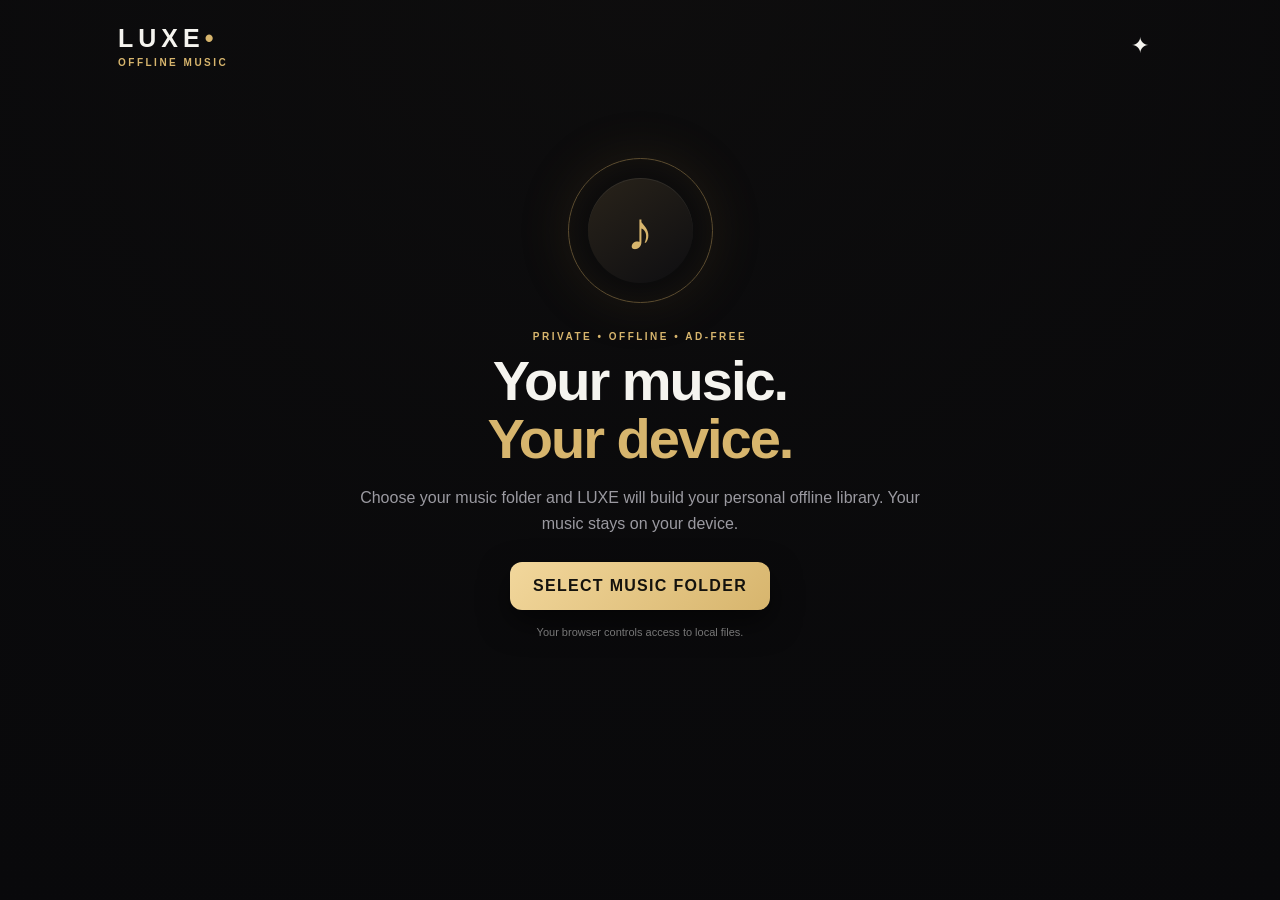
<file: index.html>
<!DOCTYPE html>
<html lang="en">
<head>
<meta charset="UTF-8">
<meta name="viewport" content="width=device-width,initial-scale=1,viewport-fit=cover">
<meta name="theme-color" content="#09090b">
<title>LUXE Music</title>
<link rel="stylesheet" href="style.css">
<script src="android-folder-picker.js"></script>
</head>

<body>

<div class="app">

<header class="topbar">
  <div>
    <div class="brand">LUXE<span>•</span></div>
    <div class="subtitle">OFFLINE MUSIC</div>
  </div>

  <button id="themeBtn" class="icon-btn" title="Customize appearance">✦</button>
</header>


<main>

<!-- WELCOME -->

<section id="welcome" class="welcome screen">

  <div class="hero-ring">
    <div class="hero-note">♪</div>
  </div>

  <p class="eyebrow">PRIVATE • OFFLINE • AD-FREE</p>

  <h1>
    Your music.<br>
    <em>Your device.</em>
  </h1>

  <p class="muted">
    Choose your music folder and LUXE will build your personal
    offline library. Your music stays on your device.
  </p>

  <button id="chooseFolderBtn" class="primary-btn">
    SELECT MUSIC FOLDER
  </button>

  <input
    id="folderInput"
    type="file"
    webkitdirectory
    directory
    multiple
    accept="audio/*"
    hidden
  >

  <p id="folderStatus" class="tiny">
    Your browser controls access to local files.
  </p>

</section>


<!-- LIBRARY -->

<section id="library" class="screen hidden">

  <div class="greeting">

    <div>
      <p class="eyebrow">YOUR LIBRARY</p>
      <h1 id="hello">LUXE Music</h1>
    </div>

    <button id="rescanBtn" class="small-btn">
      ↻ Rescan
    </button>

  </div>


  <!-- FOUR MAIN LIBRARY SECTIONS -->
  <section id="homeContent" class="home-content">
    <div class="library-actions main-category-actions">
      <button class="library-action" data-library="songs" type="button">
        <span class="action-icon">♫</span><strong>Tracks</strong><small id="homeSongCount">0 tracks</small>
      </button>
      <button class="library-action" data-library="playlists" type="button">
        <span class="action-icon">☷</span><strong>Playlist</strong><small id="homePlaylistCount">0 playlists</small>
      </button>
      <button class="library-action" data-library="favorites" type="button">
        <span class="action-icon">♡</span><strong>Favourite</strong><small id="homeFavoriteCount">0 songs</small>
      </button>
      <button class="library-action" data-library="recent" type="button">
        <span class="action-icon">◷</span><strong>Recent</strong><small>Recently played</small>
      </button>
    </div>
  </section>

  <!-- SEARCH -->

  <div class="searchbox">

    <span>⌕</span>

    <input
      id="search"
      placeholder="Search your music..."
      autocomplete="off"
    >

  </div>

  <div id="breadcrumb" class="breadcrumb hidden"></div>


  <div class="section-title">

    <h2 id="sectionHeading">
      Your Music
    </h2>

    <div class="view-tools">

      <span id="resultCount"></span>

      <button id="sortBtn" class="view-btn menu-trigger" title="View, sort and playing order" aria-label="View, sort and playing order">☰</button>

    </div>

  </div>


  <div id="sortMenu" class="sort-menu hidden">
    <div class="sort-menu-title">VIEW</div>
    <button data-setting="view" data-value="list">List view</button>
    <button data-setting="view" data-value="waterfall">Waterfall view</button>
    <button data-setting="view" data-value="grid">Grid view</button>
    <div class="sort-menu-title">SORT ORDER</div>
    <button data-setting="sort" data-value="title-az">Song title A–Z</button>
    <button data-setting="sort" data-value="title-za">Song title Z–A</button>
    <button data-setting="sort" data-value="added-new">Date added, newest</button>
    <button data-setting="sort" data-value="added-old">Date added, oldest</button>
    <button data-setting="sort" data-value="recent">Recently played</button>
    <button data-setting="sort" data-value="most-played">Most played</button>
    <div class="sort-menu-title">PLAYING ORDER</div>
    <button data-setting="playing" data-value="consecutive">Consecutive</button>
    <button data-setting="playing" data-value="random">Random</button>
  </div>

  <div id="songList" class="song-list"></div>

  <div id="collectionGrid" class="collection-grid hidden"></div>

  <div id="playlistGrid" class="playlist-grid hidden"></div>

  <div id="empty" class="empty hidden">
    Nothing matches your search.
  </div>

</section>

</main>


<!-- MINI PLAYER -->

<div id="miniPlayer" class="mini-player hidden">

  <div class="mini-swipe-handle"></div>

  <div class="mini-art-wrap" id="miniSeekRing" role="slider" aria-label="Song progress" aria-valuemin="0" aria-valuemax="100" aria-valuenow="0" tabindex="0">
    <svg class="mini-progress-ring" viewBox="0 0 64 64" aria-hidden="true">
      <circle class="mini-progress-track" cx="32" cy="32" r="29"></circle>
      <circle id="miniProgressCircle" class="mini-progress-value" cx="32" cy="32" r="29"></circle>
    </svg>
    <div id="miniArt" class="art small-art">♪</div>
  </div>

  <div class="mini-info">

    <strong id="miniTitle">
      Nothing playing
    </strong>

    <span id="miniArtist">
      Choose a song
    </span>

  </div>

  <div class="mini-controls" aria-label="Playback controls">
    <button id="miniPrevious" class="mini-skip" type="button" aria-label="Previous song" title="Previous song">‹|</button>
    <button id="miniPlay" class="play-circle" type="button" aria-label="Play or pause">▶</button>
    <button id="miniNext" class="mini-skip" type="button" aria-label="Next song" title="Next song">|›</button>
  </div>

</div>


<!-- FULL PLAYER -->

<div id="playerModal" class="player-modal hidden">

  <button id="closePlayer" class="close-player">
    ⌄
  </button>

  <div class="player-content">

    <div id="bigArt" class="art big-art">
      ♪
    </div>

    <p class="eyebrow">
      NOW PLAYING
    </p>

    <h2 id="bigTitle">
      Nothing playing
    </h2>

    <p id="bigArtist" class="muted">
      Choose a song
    </p>

    <p id="bigMeta" class="player-meta">
      Local Music
    </p>

    <input
      id="progress"
      class="progress"
      type="range"
      min="0"
      max="100"
      value="0"
    >

    <div class="time-row">
      <span id="currentTime">0:00</span>
      <span id="duration">0:00</span>
    </div>

    <div class="controls">

      <button id="shuffleBtn" class="control">
        ⤨
      </button>

      <button id="prevBtn" class="control">
        ◀
      </button>

      <button id="bigPlay" class="big-play">
        ▶
      </button>

      <button id="nextBtn" class="control">
        ▶
      </button>

      <button id="repeatBtn" class="control">
        ↻
      </button>

    </div>

    <div class="volume-row">
      🔊
      <input
        id="volume"
        type="range"
        min="0"
        max="1"
        step=".01"
        value=".85"
      >
    </div>

  </div>

</div>


<!-- THEME PANEL -->

<div id="themePanel" class="overlay hidden">

  <div class="settings-panel">

    <div class="settings-header">

      <div>
        <p class="eyebrow">APPEARANCE</p>
        <h2>Customize LUXE</h2>
      </div>

      <button id="closeTheme" class="panel-close">
        ×
      </button>

    </div>


    <div class="setting-group">

      <label>Accent Theme</label>

      <div class="theme-options">

        <button data-theme-choice="deluxe">
          <span class="theme-dot deluxe-dot"></span>
          Deluxe
        </button>

        <button data-theme-choice="truck">
          <span class="theme-dot truck-dot"></span>
          Warm
        </button>

        <button data-theme-choice="sport">
          <span class="theme-dot sport-dot"></span>
          Sport
        </button>

      </div>

    </div>


    <div class="setting-group">

      <label>Font</label>

      <select id="fontSelect">

        <option value="Inter">
          Inter
        </option>

        <option value="Segoe UI">
          Segoe UI
        </option>

        <option value="Georgia">
          Georgia
        </option>

        <option value="Trebuchet MS">
          Trebuchet
        </option>

        <option value="Verdana">
          Verdana
        </option>

        <option value="Courier New">
          Courier
        </option>

        <option value="Comic Sans MS">
          Casual
        </option>

      </select>

      <small>
        The browser can only use fonts available on the device.
      </small>

    </div>


    <div class="setting-group">

      <label>Background</label>

      <div class="wallpaper-grid">

        <button
          class="wallpaper preset-wall-1"
          data-wallpaper="wall1"
        >
          Default
        </button>

        <button
          class="wallpaper preset-wall-2"
          data-wallpaper="wall2"
        >
          Gold
        </button>

        <button
          class="wallpaper preset-wall-3"
          data-wallpaper="wall3"
        >
          Midnight
        </button>

        <button
          class="wallpaper preset-wall-4"
          data-wallpaper="wall4"
        >
          Aurora
        </button>

      </div>

      <label class="upload-wallpaper">
        + Use image from device

        <input
          id="wallpaperInput"
          type="file"
          accept="image/*"
          hidden
        >

      </label>

      <button id="removeWallpaper" class="danger-btn">
        Remove background image
      </button>

    </div>

  </div>

</div>


<!-- CREATE PLAYLIST PANEL -->

<div id="playlistCreatePanel" class="overlay hidden">

  <div class="dialog">

    <div class="dialog-header">

      <div>
        <p class="eyebrow">NEW PLAYLIST</p>
        <h2>Create Playlist</h2>
      </div>

      <button id="closePlaylistCreate" class="panel-close">
        ×
      </button>

    </div>

    <input
      id="playlistNameInput"
      class="dialog-input"
      placeholder="Playlist name"
      maxlength="50"
    >

    <button id="createPlaylistConfirm" class="primary-btn">
      CREATE PLAYLIST
    </button>

  </div>

</div>


<!-- ADD SONGS PANEL -->

<div id="addSongsPanel" class="overlay hidden">

  <div class="dialog add-songs-dialog">

    <div class="dialog-header">

      <div>
        <p class="eyebrow">PLAYLIST</p>
        <h2 id="addSongsTitle">Add Songs</h2>
      </div>

      <button id="closeAddSongs" class="panel-close">
        ×
      </button>

    </div>

    <div class="add-song-search">

      <span>⌕</span>

      <input
        id="addSongSearch"
        placeholder="Search songs..."
      >

    </div>

    <div id="addSongList" class="add-song-list"></div>

    <button id="doneAddSongs" class="primary-btn">
      DONE
    </button>

  </div>

</div>


<!-- PLAYLIST DETAILS -->

<div id="playlistPanel" class="overlay hidden">

  <div class="dialog playlist-dialog">

    <div class="dialog-header">

      <div>
        <p class="eyebrow">PLAYLIST</p>
        <h2 id="playlistPanelTitle">Playlist</h2>
      </div>

      <button id="closePlaylistPanel" class="panel-close">
        ×
      </button>

    </div>

    <div class="playlist-actions">

      <button id="playlistPlayBtn" class="primary-btn">
        ▶ PLAY
      </button>

      <button id="playlistAddBtn" class="secondary-btn">
        + ADD SONGS
      </button>

    </div>

    <div class="playlist-library-tools">
      <div class="searchbox playlist-searchbox"><span>⌕</span><input id="playlistSongSearch" placeholder="Search this playlist..." autocomplete="off"></div>
      <button id="playlistSortBtn" class="view-btn menu-trigger" title="Playlist view, sort and playing order" aria-label="Playlist view, sort and playing order">☰</button>
      <div id="playlistSortMenu" class="sort-menu playlist-sort-menu hidden">
        <div class="sort-menu-title">VIEW</div>
        <button data-playlist-setting="view" data-value="list">List view</button>
        <button data-playlist-setting="view" data-value="waterfall">Waterfall view</button>
        <button data-playlist-setting="view" data-value="grid">Grid view</button>
        <div class="sort-menu-title">SORT ORDER</div>
        <button data-playlist-setting="sort" data-value="title-az">Song title A–Z</button>
        <button data-playlist-setting="sort" data-value="title-za">Song title Z–A</button>
        <button data-playlist-setting="sort" data-value="added-new">Date added, newest</button>
        <button data-playlist-setting="sort" data-value="added-old">Date added, oldest</button>
        <button data-playlist-setting="sort" data-value="recent">Recently played</button>
        <button data-playlist-setting="sort" data-value="most-played">Most played</button>
        <div class="sort-menu-title">PLAYING ORDER</div>
        <button data-playlist-setting="playing" data-value="consecutive">Consecutive</button>
        <button data-playlist-setting="playing" data-value="random">Random</button>
      </div>
    </div>
    <div id="playlistSongs" class="playlist-songs"></div>

  </div>

</div>


<audio id="audio" preload="metadata"></audio>

<script src="app.js"></script>

</body>
</html>
</file>
<file: style.css>
*{box-sizing:border-box}
:root{--bg:#09090b;--panel:#111115;--panel2:#17171c;--text:#f5f4ef;--muted:#9b9aa1;--line:#29292f;--accent:#d7b56d;--accent2:#f2d79c;--font:Inter,Segoe UI,Arial,sans-serif;--wallpaper:none;--safe-top:env(safe-area-inset-top,0px);--safe-right:env(safe-area-inset-right,0px);--safe-bottom:env(safe-area-inset-bottom,0px);--safe-left:env(safe-area-inset-left,0px)}
html{min-height:100%;background:var(--bg);color-scheme:dark;scroll-behavior:smooth}body{margin:0;min-height:100vh;color:var(--text);font-family:var(--font);background:linear-gradient(#09090bd9,#09090bf2),var(--wallpaper),radial-gradient(circle at 50% -10%,#29241b 0,#0d0d10 35%,#09090b 70%);background-size:cover;background-position:center;background-attachment:fixed;overscroll-behavior-y:none;-webkit-text-size-adjust:100%;padding-top:var(--safe-top);padding-left:var(--safe-left);padding-right:var(--safe-right)}
button,input,select{font:inherit}button{-webkit-tap-highlight-color:transparent;touch-action:manipulation}button:focus,input:focus,select:focus{outline:none}button:focus-visible,input:focus-visible,select:focus-visible{outline:2px solid var(--accent);outline-offset:2px}.hidden{display:none!important}.app{width:100%;max-width:1100px;min-height:100vh;margin:auto;padding-bottom:calc(110px + var(--safe-bottom))}.topbar{display:flex;justify-content:space-between;align-items:center;padding:24px 28px 8px}.brand{font-size:25px;font-weight:800;letter-spacing:5px}.brand span{color:var(--accent)}.subtitle,.eyebrow{font-size:10px;letter-spacing:2.5px;color:var(--accent);font-weight:700}.subtitle{margin-top:4px}.icon-btn{background:none;border:0;color:var(--text);font-size:22px;cursor:pointer;width:44px;height:44px;border-radius:50%;display:grid;place-items:center;transition:background .2s,transform .15s}.icon-btn:hover{background:#ffffff0a}.icon-btn:active{transform:scale(.9)}.screen{padding:28px}
.welcome{text-align:center;max-width:700px;margin:6vh auto}.hero-ring{width:145px;height:145px;border:1px solid #5d4d30;border-radius:50%;margin:0 auto 28px;display:grid;place-items:center;box-shadow:0 0 55px #9e7a3220,inset 0 0 30px #9e7a3215;animation:luxeFloat 5s ease-in-out infinite}.hero-note{width:105px;height:105px;border-radius:50%;background:linear-gradient(145deg,#29231a,#0e0e11);display:grid;place-items:center;font-size:54px;color:var(--accent);box-shadow:inset 0 1px #ffffff12}.welcome h1{font-size:56px;line-height:1.03;margin:10px 0 18px;letter-spacing:-2px}.welcome h1 em{color:var(--accent);font-style:normal}.muted{color:var(--muted);line-height:1.6}.welcome>.muted{max-width:560px;margin:0 auto 25px}.primary-btn{border:0;background:linear-gradient(135deg,var(--accent2),var(--accent));color:#14120d;font-weight:800;letter-spacing:1.3px;padding:15px 23px;border-radius:12px;cursor:pointer;box-shadow:0 12px 30px #0008;transition:transform .18s,box-shadow .18s,filter .18s}.primary-btn:hover{transform:translateY(-1px);box-shadow:0 15px 35px #000a}.primary-btn:active{transform:scale(.97);filter:brightness(.94)}.tiny{font-size:11px;color:#777;margin-top:16px}
.greeting{display:flex;justify-content:space-between;align-items:end;margin:8px 0 24px}.greeting h1{font-size:40px;margin:7px 0 0;letter-spacing:-1px}.small-btn{border:1px solid var(--line);background:#111115;color:var(--text);border-radius:10px;padding:10px 13px;cursor:pointer;transition:border-color .18s,background .18s,transform .15s}.small-btn:hover{border-color:#665432;background:#17171b}.small-btn:active{transform:scale(.96)}
.home-content{display:flex;flex-direction:column;gap:28px;margin-bottom:30px}.home-hero{min-height:190px;border:1px solid var(--line);border-radius:22px;padding:26px;display:flex;justify-content:space-between;align-items:center;overflow:hidden;background:radial-gradient(circle at 90% 20%,#d7b56d20,transparent 35%),linear-gradient(145deg,#1c1a17,#101014)}.home-hero h2{font-size:30px;max-width:520px;margin:10px 0}.home-hero p:last-child{color:var(--muted);max-width:500px}.home-hero-note{width:130px;height:130px;border-radius:50%;display:grid;place-items:center;font-size:65px;color:var(--accent);background:linear-gradient(145deg,#2a2419,#101014);border:1px solid #4b402c;box-shadow:0 20px 50px #0008;flex-shrink:0}.home-section{width:100%}.home-section-title{display:flex;justify-content:space-between;align-items:center;margin-bottom:13px}.home-section-title h2{font-size:18px;margin:0}.text-btn{border:0;background:none;color:var(--accent);cursor:pointer;font-size:12px;padding:8px;border-radius:8px}.text-btn:active{background:#ffffff08}.library-actions{display:grid;grid-template-columns:repeat(4,1fr);gap:12px}.library-action{border:1px solid var(--line);background:linear-gradient(145deg,#19191e,#101014);color:var(--text);border-radius:16px;padding:18px;text-align:left;cursor:pointer;min-height:130px;transition:transform .18s,border-color .18s,background .18s;position:relative;overflow:hidden}.library-action:hover{border-color:#65532f;transform:translateY(-2px)}.library-action:active{transform:scale(.98)}.library-action:after,.quick-play:after,.song:after{content:"";position:absolute;inset:0;background:radial-gradient(circle at var(--ripple-x,50%) var(--ripple-y,50%),#fff2,transparent 35%);opacity:0;transition:opacity .25s;pointer-events:none}.library-action:active:after,.quick-play:active:after,.song:active:after{opacity:1}.action-icon{display:block;font-size:26px;color:var(--accent);margin-bottom:24px}.library-action strong,.library-action small{display:block}.library-action small{margin-top:4px;color:var(--muted);font-size:11px}.quick-play-row{display:grid;grid-template-columns:1fr 1fr;gap:12px}.quick-play{position:relative;overflow:hidden;border:1px solid var(--line);background:#121216;color:var(--text);border-radius:14px;padding:16px;display:flex;align-items:center;gap:14px;cursor:pointer;text-align:left;transition:transform .18s,border-color .18s}.quick-play:hover{border-color:#5e4d2d;transform:translateY(-1px)}.quick-play:active{transform:scale(.985)}.quick-play>span{width:42px;height:42px;border-radius:50%;display:grid;place-items:center;background:#282116;color:var(--accent);font-size:20px;flex-shrink:0}.quick-play strong,.quick-play small{display:block}.quick-play small{color:var(--muted);font-size:11px;margin-top:4px}
.horizontal-list{display:flex;gap:12px;overflow-x:auto;padding:4px 2px 10px;scrollbar-width:none;scroll-behavior:smooth;overscroll-behavior-x:contain;scroll-snap-type:x proximity}.horizontal-list::-webkit-scrollbar{display:none}.horizontal-list:empty:after{content:"No recently played songs yet.";color:var(--muted);font-size:12px;padding:18px 4px}.horizontal-list>*{flex:0 0 180px;min-width:180px;scroll-snap-align:start}.horizontal-list .song,.horizontal-list .recent-song,.horizontal-list .recent-card{width:180px;min-height:190px;display:flex;flex-direction:column;align-items:stretch;gap:0;padding:10px;border:1px solid var(--line);border-radius:16px;background:linear-gradient(145deg,#19191e,#101014);overflow:hidden;transition:transform .18s,border-color .18s,background .18s}.horizontal-list .song:hover,.horizontal-list .recent-song:hover,.horizontal-list .recent-card:hover{transform:translateY(-2px);border-color:#665432;background:linear-gradient(145deg,#1d1c21,#111115)}.horizontal-list .song .small-art,.horizontal-list .recent-song .small-art,.horizontal-list .recent-card .small-art,.horizontal-list .song .art,.horizontal-list .recent-song .art,.horizontal-list .recent-card .art{width:100%;height:140px;aspect-ratio:1;border-radius:11px;margin:0 0 10px;flex-shrink:0}.horizontal-list .song .song-info,.horizontal-list .recent-song .song-info,.horizontal-list .recent-card .song-info{min-width:0;width:100%;padding:0 2px}.horizontal-list .song .song-info strong,.horizontal-list .recent-song .song-info strong,.horizontal-list .recent-card .song-info strong{font-size:13px;color:var(--text);line-height:1.35}.horizontal-list .song .song-info span,.horizontal-list .recent-song .song-info span,.horizontal-list .recent-card .song-info span{font-size:10px;color:var(--muted);margin-top:4px}.horizontal-list .song .song-actions,.horizontal-list .recent-song .song-actions,.horizontal-list .recent-card .song-actions{margin-top:auto}
.searchbox{height:50px;border:1px solid var(--line);background:#101014dd;border-radius:14px;display:flex;align-items:center;padding:0 15px;gap:10px;margin-bottom:17px;transition:border-color .2s,box-shadow .2s}.searchbox:focus-within{border-color:#806737;box-shadow:0 0 0 3px #d7b56d12}.searchbox span{font-size:24px;color:var(--muted)}.searchbox input{background:none;border:0;outline:0;color:var(--text);width:100%;font-size:15px;min-width:0}
.library-tabs{display:flex;gap:7px;overflow-x:auto;margin:15px 0;padding-bottom:3px;scrollbar-width:none;overscroll-behavior-x:contain}.library-tabs::-webkit-scrollbar{display:none}.library-tab{border:1px solid var(--line);background:#111115;color:var(--muted);padding:10px 15px;border-radius:10px;white-space:nowrap;cursor:pointer;transition:background .18s,border-color .18s,color .18s,transform .15s}.library-tab.active{color:var(--accent2);background:#302718;border-color:#806737}.library-tab:active{transform:scale(.96)}
.section-title{display:flex;justify-content:space-between;align-items:center;gap:15px;margin-top:20px}.section-title h2{font-size:19px;margin:0}.view-tools{display:flex;align-items:center;gap:5px}.view-tools>span{color:var(--muted);font-size:12px;margin-right:4px}.view-btn{width:31px;height:31px;border:1px solid var(--line);background:#111115;color:var(--muted);border-radius:8px;cursor:pointer;transition:transform .15s,background .18s}.view-btn.active{color:var(--accent);border-color:#806737;background:#302718}.view-btn:active{transform:scale(.9)}
.song-list{display:flex;flex-direction:column;margin-top:9px}.song{position:relative;display:grid;grid-template-columns:52px minmax(0,1fr) auto;gap:13px;align-items:center;padding:9px;border-radius:13px;cursor:pointer;transition:background .15s,transform .15s}.song:hover{background:#ffffff06}.song:active{transform:scale(.995)}.song-info{min-width:0}.song-info strong,.song-info span{display:block;white-space:nowrap;overflow:hidden;text-overflow:ellipsis}.song-info span{font-size:12px;color:var(--muted);margin-top:4px}.song-actions{display:flex;gap:4px;position:relative;z-index:2}.song-actions button{background:none;border:0;color:var(--muted);cursor:pointer;font-size:19px;padding:7px;border-radius:50%;transition:background .15s,color .15s,transform .15s}.song-actions button:hover{background:#ffffff0a}.song-actions button:active{transform:scale(.85)}.song-actions .fav{color:var(--accent)}.song.playing{background:#d7b56d0e;outline:1px solid #80673744}.song.playing .song-info strong{color:var(--accent2)}
.art{background:linear-gradient(145deg,#272118,#111216);border:1px solid #3b3222;display:grid;place-items:center;color:var(--accent);overflow:hidden;flex-shrink:0}.art img{width:100%;height:100%;object-fit:cover;display:block;transition:opacity .25s,transform .35s}.art img:not([src=""]){animation:artReveal .35s ease}.small-art{width:48px;height:48px;border-radius:10px;font-size:21px}.song .small-art{width:52px;height:52px}
.song-list.grid-view{display:grid;grid-template-columns:repeat(4,minmax(0,1fr));gap:14px;margin-top:12px}.song-list.grid-view .song{display:flex;flex-direction:column;align-items:stretch;gap:0;min-width:0;padding:11px;background:linear-gradient(145deg,#18181d,#101014);border:1px solid var(--line);border-radius:16px}.song-list.grid-view .song:hover{border-color:#5f4d2e}.song-list.grid-view .small-art{width:100%;height:auto;aspect-ratio:1;margin-bottom:12px;border-radius:12px;font-size:45px}.song-list.grid-view .song-info{width:100%}.song-list.grid-view .song-actions{width:100%;justify-content:space-between;margin-top:10px}
.collection-grid{display:grid;grid-template-columns:repeat(4,minmax(0,1fr));gap:14px;margin-top:12px}.collection-card{border:1px solid var(--line);background:linear-gradient(145deg,#19191e,#101014);border-radius:16px;padding:11px;text-align:left;cursor:pointer;color:var(--text);min-width:0;transition:transform .18s,border-color .18s}.collection-card:hover{border-color:#68552f;transform:translateY(-2px)}.collection-card:active{transform:scale(.98)}.collection-art{aspect-ratio:1;border-radius:12px;background:linear-gradient(145deg,#292319,#111216);display:grid;place-items:center;color:var(--accent);font-size:42px;margin-bottom:10px;overflow:hidden}.collection-art img{width:100%;height:100%;object-fit:cover}.collection-card strong,.collection-card span{display:block;white-space:nowrap;overflow:hidden;text-overflow:ellipsis}.collection-card span{font-size:11px;color:var(--muted);margin-top:4px}
.playlist-grid{display:grid;grid-template-columns:repeat(4,minmax(0,1fr));gap:14px;margin-top:13px}.playlist-create-card,.playlist-card{border:1px solid var(--line);border-radius:16px;min-height:190px;cursor:pointer}.playlist-create-card{background:#17140f;border-color:#5b4b2e;color:var(--accent2);display:flex;flex-direction:column;justify-content:center;align-items:center;gap:8px;transition:transform .18s,border-color .18s}.playlist-create-card:hover{transform:translateY(-2px);border-color:var(--accent)}.playlist-create-card:active{transform:scale(.98)}.playlist-create-card span{font-size:38px}.playlist-create-card strong{font-size:14px}.playlist-card{position:relative;padding:12px;text-align:left;color:var(--text);background:linear-gradient(145deg,#19191e,#101014);transition:transform .18s,border-color .18s}.playlist-card:hover{border-color:#806737;transform:translateY(-2px)}.playlist-cover{height:125px;border-radius:11px;background:linear-gradient(145deg,#302719,#101014);display:grid;place-items:center;font-size:43px;color:var(--accent);margin-bottom:11px;overflow:hidden}.playlist-cover img{width:100%;height:100%;object-fit:cover}.playlist-delete{position:absolute!important;right:9px!important;top:9px!important;width:30px!important;height:30px!important;padding:0!important;margin:0!important;border:1px solid #ffffff12!important;border-radius:9px!important;background:#0b0b0ed9!important;color:#aaa!important;display:grid!important;place-items:center!important;font-size:15px!important;cursor:pointer!important;backdrop-filter:blur(8px);transition:color .18s,background .18s,border-color .18s,transform .18s}.playlist-delete:hover{color:#e7b0a8!important;background:#321918!important;border-color:#633a35!important;transform:scale(1.04)}.playlist-delete:active{transform:scale(.94)}
.breadcrumb{color:var(--muted);font-size:12px;margin:2px 0 12px}.breadcrumb button{background:none;border:0;color:var(--accent);cursor:pointer;padding:0 5px}.empty{text-align:center;padding:50px;color:var(--muted)}
.playlist-detail{width:100%}.playlist-detail-header{display:flex;align-items:center;gap:20px;padding:20px;border:1px solid var(--line);border-radius:20px;background:radial-gradient(circle at 90% 10%,#d7b56d14,transparent 40%),linear-gradient(145deg,#18181d,#101014);margin-bottom:18px}.playlist-detail-cover{width:145px;height:145px;flex-shrink:0;border-radius:17px;overflow:hidden;display:grid;place-items:center;background:linear-gradient(145deg,#302719,#101014);border:1px solid #403622;color:var(--accent);font-size:50px}.playlist-detail-cover img{width:100%;height:100%;object-fit:cover}.playlist-detail-info{min-width:0;flex:1}.playlist-detail-info .eyebrow{margin-bottom:7px}.playlist-detail-info h1{margin:0;font-size:30px;letter-spacing:-.8px;overflow:hidden;text-overflow:ellipsis;white-space:nowrap}.playlist-detail-info p{color:var(--muted);font-size:12px;margin:8px 0 0}.playlist-detail-delete{margin-top:0;padding:13px 15px;white-space:nowrap}.playlist-actions{display:flex;gap:9px;margin-bottom:16px;align-items:center}.playlist-actions .danger-btn{margin-top:0}.playlist-actions .primary-btn,.playlist-actions .secondary-btn,.playlist-actions .danger-btn{min-height:45px}
.mini-player{position:fixed;z-index:20;left:50%;bottom:calc(72px + var(--safe-bottom));transform:translateX(-50%);width:min(1040px,calc(100% - 28px));min-height:68px;background:#17171bf4;backdrop-filter:blur(22px);-webkit-backdrop-filter:blur(22px);border:1px solid #38383e;border-radius:17px;padding:8px 10px;display:grid;grid-template-columns:52px minmax(0,1fr) 44px;gap:11px;align-items:center;box-shadow:0 16px 50px #000c;cursor:pointer;touch-action:pan-y;transition:transform .22s,opacity .22s,box-shadow .22s}.mini-player:active{box-shadow:0 12px 40px #000e}.mini-player.swiping{transition:none}.mini-player.minimized{width:58px;height:58px;min-height:58px;padding:3px;right:16px;left:auto;bottom:calc(82px + var(--safe-bottom));transform:none;border-radius:50%;display:block;overflow:visible}.mini-player.minimized .mini-info,.mini-player.minimized .play-circle,.mini-player.minimized .mini-swipe-handle{display:none}.mini-player.minimized .small-art{width:52px;height:52px;border-radius:50%}.mini-swipe-handle{position:absolute;top:-8px;left:50%;width:42px;height:4px;border-radius:9px;background:#777;transform:translateX(-50%);opacity:.5}.mini-info{min-width:0}.mini-info strong,.mini-info span{display:block;white-space:nowrap;overflow:hidden;text-overflow:ellipsis}.mini-info span{color:var(--muted);font-size:11px;margin-top:3px}.play-circle{border:0;background:var(--accent);color:#17130b;border-radius:50%;width:38px;height:38px;cursor:pointer;transition:transform .15s}.play-circle:active{transform:scale(.88)}
.bottom-nav{position:fixed;z-index:19;bottom:0;left:50%;transform:translateX(-50%);width:min(1040px,100%);height:calc(65px + var(--safe-bottom));padding-bottom:var(--safe-bottom);background:#0d0d10ee;backdrop-filter:blur(18px);-webkit-backdrop-filter:blur(18px);border-top:1px solid var(--line);display:grid;grid-template-columns:repeat(3,1fr)}.nav-item{background:none;border:0;color:#777;cursor:pointer;font-size:21px;transition:color .18s,transform .15s}.nav-item span{display:block;font-size:9px;margin-top:3px}.nav-item.active{color:var(--accent)}.nav-item:active{transform:scale(.9)}
.player-modal{position:fixed;z-index:40;inset:0;background:radial-gradient(circle at 50% 5%,#292116,#0a0a0c 55%);overflow:auto;overscroll-behavior:contain;touch-action:pan-y;animation:playerIn .28s ease}.player-topbar{position:sticky;top:0;z-index:2;height:64px;padding:var(--safe-top) 18px 0;display:grid;grid-template-columns:50px 1fr 50px;align-items:center;text-align:center;background:linear-gradient(#0a0a0ce8,transparent);backdrop-filter:blur(8px)}.close-player,.player-more{background:#ffffff08;border:1px solid #ffffff10;color:var(--text);width:40px;height:40px;border-radius:50%;cursor:pointer;display:grid;place-items:center;justify-self:start;transition:transform .15s,background .18s}.close-player{font-size:27px}.player-more{justify-self:end;font-size:16px;letter-spacing:2px}.close-player:active,.player-more:active{transform:scale(.88)}.player-top-title{font-size:10px;letter-spacing:2.5px;color:var(--muted);font-weight:700}.player-content{width:min(520px,100%);margin:3vh auto;padding:20px 25px calc(40px + var(--safe-bottom));text-align:center}.big-art{width:min(390px,82vw);aspect-ratio:1;border-radius:23px;margin:0 auto 30px;font-size:110px;box-shadow:0 25px 70px #000c;transition:transform .35s,box-shadow .35s}.big-art:hover{transform:scale(1.01)}.player-song-head{text-align:left}.player-title-row{display:flex;align-items:center;gap:14px}.player-title-row>div{min-width:0;flex:1}.player-content h2{font-size:28px;margin:8px 0 3px;overflow:hidden;text-overflow:ellipsis;white-space:nowrap}.player-favorite{width:46px;height:46px;border:1px solid var(--line);background:#ffffff06;color:var(--accent);border-radius:50%;font-size:24px;cursor:pointer;flex-shrink:0;transition:transform .15s,background .18s}.player-favorite:active{transform:scale(.88)}.player-meta{color:var(--muted);font-size:12px;margin:7px 0 0;min-height:16px;white-space:nowrap;overflow:hidden;text-overflow:ellipsis}.player-gesture-hint{font-size:10px;color:#666;margin-top:20px;letter-spacing:.4px}
input[type=range]{--range-progress:0%;appearance:none;-webkit-appearance:none;display:block;width:100%;height:5px;margin:0;padding:0;border:0;border-radius:999px;background:transparent!important;outline:none;cursor:pointer}input[type=range]::-webkit-slider-runnable-track{width:100%;height:5px;border:0;border-radius:999px;background:linear-gradient(to right,var(--accent) 0%,var(--accent) var(--range-progress),#3a3a40 var(--range-progress),#3a3a40 100%)!important}input[type=range]::-moz-range-track{width:100%;height:5px;border:0;border-radius:999px;background:#3a3a40!important}input[type=range]::-moz-range-progress{height:5px;border-radius:999px;background:var(--accent)!important}input[type=range]::-webkit-slider-thumb{appearance:none;-webkit-appearance:none;width:14px;height:14px;margin-top:-4.5px;border:2px solid #111;border-radius:50%;background:var(--accent);cursor:pointer;box-shadow:0 0 0 0 #d7b56d55;transition:box-shadow .15s,transform .15s}input[type=range]:active::-webkit-slider-thumb{box-shadow:0 0 0 7px #d7b56d18;transform:scale(1.1)}input[type=range]::-moz-range-thumb{width:14px;height:14px;border:2px solid #111;border-radius:50%;background:var(--accent);cursor:pointer}.volume-row{display:flex;align-items:center;gap:10px;color:var(--muted)}.volume-row input{flex:1}.progress{width:100%;margin-top:28px}.time-row{display:flex;justify-content:space-between;font-size:11px;color:var(--muted);margin-top:5px}.controls{display:flex;justify-content:center;align-items:center;gap:22px;margin:25px 0}.control,.big-play{background:none;border:0;color:var(--text);cursor:pointer}.control{font-size:20px;width:44px;height:44px;border-radius:50%;transition:background .18s,transform .15s,color .18s}.control:hover{background:#ffffff08}.control:active{transform:scale(.82)}.big-play{width:62px;height:62px;border-radius:50%;background:var(--accent);color:#16120b;font-size:23px;transition:transform .15s,filter .15s}.big-play:active{transform:scale(.9);filter:brightness(.92)}
.overlay{position:fixed;z-index:60;inset:0;background:#000a;backdrop-filter:blur(12px);-webkit-backdrop-filter:blur(12px);display:flex;align-items:center;justify-content:center;padding:calc(20px + var(--safe-top)) calc(20px + var(--safe-right)) calc(20px + var(--safe-bottom)) calc(20px + var(--safe-left));animation:overlayIn .2s ease}.settings-panel,.dialog{width:min(600px,100%);max-height:90vh;overflow:auto;border:1px solid #3a3a40;background:#111115f5;backdrop-filter:blur(25px);-webkit-backdrop-filter:blur(25px);border-radius:22px;padding:24px;box-shadow:0 30px 100px #000d;overscroll-behavior:contain}.dialog{width:min(560px,100%)}.settings-header,.dialog-header{display:flex;justify-content:space-between;align-items:flex-start;gap:20px;margin-bottom:22px}.settings-header h2,.dialog-header h2{margin:6px 0 0;font-size:24px}.panel-close{border:1px solid #ffffff10;background:#17171c;color:#aaa;width:35px;height:35px;border-radius:10px;font-size:21px;cursor:pointer;display:grid;place-items:center;transition:background .18s,color .18s,border-color .18s,transform .15s}.panel-close:hover{color:var(--text);background:#242429;border-color:#ffffff20}.panel-close:active{transform:scale(.9)}.setting-group{border-top:1px solid var(--line);padding:19px 0}.setting-group>label{display:block;font-size:13px;font-weight:700;margin-bottom:12px}.setting-group small{display:block;color:var(--muted);font-size:10px;margin-top:9px}.theme-options{display:grid;grid-template-columns:repeat(3,1fr);gap:8px}.theme-options button{border:1px solid var(--line);background:#17171c;color:var(--text);padding:12px;border-radius:11px;cursor:pointer;display:flex;align-items:center;gap:8px;transition:transform .15s,border-color .18s}.theme-options button:active{transform:scale(.97)}.theme-dot{width:13px;height:13px;border-radius:50%}.deluxe-dot{background:#d7b56d}.truck-dot{background:#c98b4b}.sport-dot{background:#d65c5c}#fontSelect{width:100%;padding:12px;background:#0d0d10;color:var(--text);border:1px solid var(--line);border-radius:10px;outline:none}.wallpaper-grid{display:grid;grid-template-columns:repeat(4,1fr);gap:9px}.wallpaper{height:75px;border:1px solid var(--line);border-radius:11px;color:white;cursor:pointer;text-shadow:0 1px 4px #000;transition:transform .15s,border-color .18s}.wallpaper:active{transform:scale(.97)}.preset-wall-1{background:radial-gradient(circle at 50% 0,#29241b,#09090b)}.preset-wall-2{background:linear-gradient(135deg,#4a3317,#111)}.preset-wall-3{background:linear-gradient(135deg,#151e38,#080a12)}.preset-wall-4{background:linear-gradient(135deg,#143d36,#171026)}.upload-wallpaper{display:block;margin-top:12px;padding:13px;border:1px dashed #555;border-radius:10px;color:var(--accent2);text-align:center;cursor:pointer}.danger-btn{margin-top:10px;border:1px solid #4d2929;background:#241414;color:#d99;border-radius:9px;padding:10px 13px;cursor:pointer;transition:background .18s,border-color .18s,transform .15s}.danger-btn:hover{background:#321919;border-color:#70403b}.danger-btn:active{transform:scale(.97)}.dialog-input{width:100%;height:48px;border:1px solid var(--line);background:#0c0c0f;color:var(--text);border-radius:11px;outline:none;padding:0 13px;margin-bottom:13px}.dialog-input:focus{border-color:#806737}.add-song-search{height:44px;border:1px solid var(--line);border-radius:10px;display:flex;align-items:center;gap:8px;padding:0 12px;margin-bottom:12px}.add-song-search:focus-within{border-color:#806737}.add-song-search input{flex:1;min-width:0;background:none;border:0;outline:0;color:var(--text)}.add-song-list{max-height:48vh;overflow:auto;margin-bottom:14px;overscroll-behavior:contain}.add-song-item{display:grid;grid-template-columns:44px minmax(0,1fr) 38px;gap:10px;align-items:center;padding:7px;border-radius:10px;cursor:pointer;border:1px solid transparent;transition:background .15s,border-color .15s,transform .15s}.add-song-item:hover{background:#ffffff06}.add-song-item:active{transform:scale(.99)}.add-song-item.selected{background:#d7b56d10;border-color:#80673755}.add-song-item .small-art{width:44px;height:44px}.add-song-info{min-width:0}.add-song-info strong,.add-song-info span{display:block;overflow:hidden;text-overflow:ellipsis;white-space:nowrap}.add-song-info span{color:var(--muted);font-size:11px;margin-top:3px}.add-song-toggle{width:32px;height:32px;border-radius:9px;border:1px solid var(--line);background:#16161b;color:var(--muted);cursor:pointer;display:grid;place-items:center}.add-song-toggle.added{background:var(--accent);color:#111;border-color:var(--accent)}.playlist-songs{display:flex;flex-direction:column;gap:5px}.playlist-song-row{display:grid;grid-template-columns:48px minmax(0,1fr) auto;align-items:center;gap:10px;padding:9px;border:1px solid transparent;border-radius:12px;transition:background .15s,border-color .15s}.playlist-song-row:hover{background:#ffffff06;border-color:#ffffff08}.playlist-song-info{min-width:0}.playlist-song-info strong,.playlist-song-info span{display:block;overflow:hidden;text-overflow:ellipsis;white-space:nowrap}.playlist-song-info span{color:var(--muted);font-size:11px;margin-top:3px}.playlist-song-row button.remove-song,button.remove-song{appearance:none!important;-webkit-appearance:none!important;width:32px!important;height:32px!important;padding:0!important;margin:0!important;display:grid!important;place-items:center!important;background:transparent!important;border:0!important;border-radius:8px!important;box-shadow:none!important;outline:none!important;color:#777!important;font-size:18px!important;cursor:pointer}.playlist-song-row button.remove-song:hover,button.remove-song:hover{background:#2a1717!important;color:#d98f8f!important}.secondary-btn{border:1px solid var(--line);background:#19191e;color:var(--text);border-radius:11px;padding:13px 15px;cursor:pointer;transition:background .18s,border-color .18s,transform .15s}.secondary-btn:hover{background:#222228;border-color:#4b4b52}.secondary-btn:active{transform:scale(.97)}
@keyframes luxeFloat{0%,100%{transform:translateY(0)}50%{transform:translateY(-5px)}}@keyframes artReveal{from{opacity:.4;transform:scale(1.04)}to{opacity:1;transform:scale(1)}}@keyframes playerIn{from{opacity:0;transform:translateY(18px)}to{opacity:1;transform:translateY(0)}}@keyframes overlayIn{from{opacity:0}to{opacity:1}}
@media (prefers-reduced-motion:reduce){*,*:before,*:after{scroll-behavior:auto!important;animation-duration:.01ms!important;transition-duration:.01ms!important}}
@media (max-width:900px){.song-list.grid-view{grid-template-columns:repeat(3,minmax(0,1fr))}.collection-grid,.playlist-grid{grid-template-columns:repeat(3,minmax(0,1fr))}}
@media (max-width:700px){.screen{padding:19px}.topbar{padding:19px 19px 5px}.welcome h1{font-size:43px}.greeting h1{font-size:31px}.home-hero{min-height:165px;padding:20px}.home-hero h2{font-size:23px}.home-hero-note{width:85px;height:85px;font-size:40px}.library-actions{grid-template-columns:1fr 1fr}.song-list.grid-view{grid-template-columns:repeat(2,minmax(0,1fr));gap:10px}.collection-grid,.playlist-grid{grid-template-columns:repeat(2,minmax(0,1fr))}.quick-play-row{grid-template-columns:1fr}.wallpaper-grid{grid-template-columns:repeat(2,1fr)}.playlist-detail-header{align-items:flex-start}.playlist-detail-cover{width:110px;height:110px}.playlist-detail-info h1{font-size:24px}.horizontal-list>*{flex-basis:165px;min-width:165px}.horizontal-list .song,.horizontal-list .recent-song,.horizontal-list .recent-card{width:165px}.horizontal-list .song .small-art,.horizontal-list .recent-song .small-art,.horizontal-list .recent-card .small-art,.horizontal-list .song .art,.horizontal-list .recent-song .art,.horizontal-list .recent-card .art{height:125px}.player-content{padding-left:20px;padding-right:20px}}
@media (max-width:520px){.playlist-actions{flex-wrap:wrap}.playlist-actions .primary-btn,.playlist-actions .secondary-btn,.playlist-actions .danger-btn{flex:1}.playlist-detail-header{padding:15px;gap:14px}.playlist-detail-cover{width:90px;height:90px}}
@media (max-width:430px){.greeting{align-items:center}.greeting h1{font-size:27px}.small-btn{padding:8px 9px;font-size:11px}.welcome{margin-top:4vh}.hero-ring{width:125px;height:125px}.hero-note{width:90px;height:90px}.welcome h1{font-size:38px}.library-actions{grid-template-columns:1fr 1fr}.library-action{min-height:115px;padding:14px}.action-icon{margin-bottom:16px}.song-list.grid-view{grid-template-columns:repeat(2,minmax(0,1fr))}.collection-grid,.playlist-grid{grid-template-columns:repeat(2,minmax(0,1fr))}.mini-player{width:calc(100% - 16px);bottom:calc(69px + var(--safe-bottom))}.player-content{margin-top:1vh}.big-art{width:min(330px,82vw);margin-bottom:24px}.controls{gap:10px}.theme-options{grid-template-columns:1fr}.playlist-detail-header{flex-direction:column}.playlist-detail-cover{width:125px;height:125px}.playlist-detail-info{width:100%}.playlist-detail-info h1{white-space:normal}.player-title-row{align-items:flex-start}.player-content h2{font-size:24px}.player-favorite{width:42px;height:42px}}

/* LUXE artwork + sort menu */
.art img{width:100%;height:100%;display:block;object-fit:cover;border-radius:inherit}.art.has-artwork{overflow:hidden;padding:0}.sort-menu{position:absolute;right:28px;top:calc(100% + 8px);z-index:50;width:min(290px,calc(100vw - 38px));padding:8px;border:1px solid #3a3a40;border-radius:14px;background:#111115f7;backdrop-filter:blur(18px);box-shadow:0 18px 60px #000b}.sort-menu-title{padding:8px 10px 7px;color:var(--muted);font-size:9px;letter-spacing:1.8px;font-weight:800}.sort-menu button{display:block;width:100%;text-align:left;border:0;background:transparent;color:var(--text);padding:10px 11px;border-radius:9px;cursor:pointer;font-size:12px}.sort-menu button:hover{background:#ffffff08}.sort-menu button.active{background:#d7b56d18;color:var(--accent2)}.section-title{position:relative}

/* LUXE Music single-library layout and four category shortcuts */
#homeContent.home-content{display:block;margin:0 0 20px}.main-category-actions{grid-template-columns:repeat(4,minmax(0,1fr));gap:12px;margin-bottom:20px}.main-category-actions .library-action{min-height:104px;padding:14px 16px}.main-category-actions .action-icon{font-size:25px;margin-bottom:10px}.main-category-actions .library-action strong{font-size:14px}.main-category-actions .library-action small{font-size:11px}.library-tabs{display:none!important}.bottom-nav{display:none!important}.app{padding-bottom:calc(115px + var(--safe-bottom))}.mini-player{bottom:calc(14px + var(--safe-bottom))}.sort-menu{max-height:min(72vh,560px);overflow:auto}.menu-trigger{font-size:18px;font-weight:800}.playlist-library-tools{display:grid;grid-template-columns:minmax(0,1fr) 38px;gap:9px;align-items:start;position:relative;margin:12px 0}.playlist-searchbox{margin:0;height:42px}.playlist-sort-menu{top:48px;right:0}.playlist-songs.view-grid{display:grid;grid-template-columns:repeat(2,minmax(0,1fr));gap:10px}.playlist-songs.view-grid .playlist-song{display:flex;flex-direction:column;align-items:stretch;padding:10px;border:1px solid var(--line);border-radius:13px;position:relative;min-width:0}.playlist-songs.view-grid .playlist-song .small-art{width:100%;height:auto;aspect-ratio:1}.playlist-songs.view-grid .playlist-remove{position:absolute;right:14px;top:14px;background:#111c!important}.playlist-songs.view-waterfall{display:grid;grid-template-columns:repeat(2,minmax(0,1fr));gap:9px}.playlist-songs.view-waterfall .playlist-song{align-items:flex-start;min-width:0}.playlist-song{cursor:pointer}.playlist-song.playing{background:#d7b56d12;border-color:#806737!important}.playlist-song-info{min-width:0;flex:1}.playlist-song-info strong,.playlist-song-info span{overflow:hidden;text-overflow:ellipsis;white-space:nowrap}.sort-menu-title:not(:first-child){border-top:1px solid #ffffff10;margin-top:4px;padding-top:12px}
@media(max-width:700px){.main-category-actions{grid-template-columns:repeat(2,minmax(0,1fr));gap:9px}.main-category-actions .library-action{min-height:94px}.main-category-actions .action-icon{margin-bottom:7px}.mini-player{width:calc(100% - 16px)}}

.song-list.waterfall-view{columns:2;column-gap:12px;display:block}.song-list.waterfall-view .song{break-inside:avoid;margin:0 0 10px}.song-list.grid-view .song{min-width:0}.library-action:focus-visible{outline:2px solid var(--accent);outline-offset:2px}
@media(max-width:520px){.song-list.waterfall-view{columns:1}.playlist-songs.view-waterfall{grid-template-columns:1fr}}

/* LUXE fix pack: working playlist detail and dialogs */
.playlist-grid{display:grid;grid-template-columns:repeat(4,minmax(0,1fr));gap:12px}
.playlist-card{position:relative;min-width:0;min-height:142px;display:flex;flex-direction:column;align-items:flex-start;justify-content:flex-end;gap:6px;padding:16px;border:1px solid var(--line);border-radius:16px;background:linear-gradient(145deg,#19191e,#101014);color:var(--text);text-align:left;cursor:pointer;transition:transform .18s,border-color .18s,background .18s;overflow:hidden}
.playlist-card:hover{transform:translateY(-2px);border-color:#665432;background:linear-gradient(145deg,#201e19,#101014)}
.playlist-card-icon{position:absolute;top:13px;left:15px;width:44px;height:44px;border-radius:13px;display:grid;place-items:center;background:#d7b56d18;color:var(--accent2);font-size:24px}
.playlist-card strong{display:block;max-width:100%;overflow:hidden;text-overflow:ellipsis;white-space:nowrap;font-size:14px}
.playlist-card small{color:var(--muted);font-size:11px}
.create-playlist-card{border-style:dashed;justify-content:flex-end}
.create-playlist-card .playlist-card-icon{background:#ffffff08;border:1px dashed #80673755}
.playlist-card-more{position:absolute;right:15px;bottom:17px;color:var(--accent);font-size:20px}
#playlistPanel .playlist-dialog{width:min(1050px,100%);height:min(90vh,900px);max-height:90vh;display:flex;flex-direction:column}
#playlistPanel .playlist-library-tools{flex-shrink:0}
#playlistSongs{flex:1;min-height:100px;overflow:auto;overscroll-behavior:contain;padding:2px 2px 12px}
#playlistSongs .playlist-song{display:grid;grid-template-columns:48px minmax(0,1fr) 34px;align-items:center;gap:12px;padding:9px;border:1px solid transparent;border-radius:12px;background:linear-gradient(145deg,#151519,#101014);min-width:0}
#playlistSongs .playlist-song .small-art{width:48px;height:48px;flex-shrink:0}
#playlistSongs .playlist-song .playlist-song-info{min-width:0}
#playlistSongs .playlist-song .playlist-song-info strong,#playlistSongs .playlist-song .playlist-song-info span{display:block;overflow:hidden;text-overflow:ellipsis;white-space:nowrap}
#playlistSongs .playlist-song .playlist-song-info span{color:var(--muted);font-size:11px;margin-top:4px}
#playlistSongs .playlist-song.playing{border-color:#80673766;background:#d7b56d12}
#playlistSongs.view-grid .playlist-song{display:flex;flex-direction:column;align-items:stretch;position:relative;padding:10px}
#playlistSongs.view-grid .playlist-song .small-art{width:100%;height:auto;aspect-ratio:1}
#playlistSongs.view-grid .playlist-song .remove-song{position:absolute;right:15px;top:15px;background:#101014dd!important}
#playlistSongs.view-waterfall{display:grid;grid-template-columns:repeat(2,minmax(0,1fr));align-content:start;gap:10px}
#playlistSongs.view-waterfall .playlist-song{grid-template-columns:42px minmax(0,1fr) 30px;gap:8px}
#playlistSongs.view-waterfall .playlist-song .small-art{width:42px;height:42px}
.playlist-empty{padding:28px 14px;text-align:center}
@media(max-width:900px){.playlist-grid{grid-template-columns:repeat(3,minmax(0,1fr))}}
@media(max-width:700px){.playlist-grid{grid-template-columns:repeat(2,minmax(0,1fr))}#playlistPanel .playlist-dialog{width:100%;height:calc(100dvh - var(--safe-top) - var(--safe-bottom));max-height:none;border-radius:18px;padding:17px}.playlist-actions{flex-shrink:0}#playlistSongs.view-waterfall{grid-template-columns:1fr}}
/* Main three-line menu opens as an anchored in-flow dialog so it is always visible. */
#sortMenu{position:relative;top:auto;right:auto;width:100%;margin:8px 0 14px;max-height:min(62vh,520px);box-shadow:0 18px 60px #0009}

/* Update 3: menus are positioned by JS above all content; add-song picker must sit above playlist detail. */
#sortMenu,#playlistSortMenu{position:fixed!important;z-index:150!important;right:auto;top:auto;width:min(310px,calc(100vw - 24px));margin:0;max-height:calc(100dvh - 24px);overflow-y:auto;overscroll-behavior:contain;box-shadow:0 22px 70px #000d}
#playlistPanel{z-index:60}
#addSongsPanel{z-index:180!important}
#addSongsPanel .add-songs-dialog{position:relative;z-index:181;max-height:calc(100dvh - 36px);display:flex;flex-direction:column}
#addSongsPanel .add-song-list{flex:1;min-height:100px;max-height:none}
#addSongsPanel .dialog-header,#addSongsPanel .add-song-search,#addSongsPanel #doneAddSongs{flex-shrink:0}
#sortBtn,#playlistSortBtn{position:relative;z-index:151;touch-action:manipulation;pointer-events:auto}

/* Update 5: hide floating settings menus whenever the expanded player opens; menu handlers also close them on open. */
.player-modal:not(.hidden) ~ #sortMenu, .player-modal:not(.hidden) ~ #playlistSortMenu { display:none !important; }
/* Artwork: show real embedded thumbnails without any decorative CD overlay. */
.art.no-artwork:not(.has-artwork){display:grid;place-items:center;position:relative;overflow:hidden;background:linear-gradient(145deg,#28231a,#101014);color:var(--accent);font-size:clamp(18px,3vw,32px)}
.art.no-artwork::before,.art.no-artwork::after{content:none!important;display:none!important}
#playlistPanel.hidden #playlistSortMenu{display:none!important}


/* Compact player: circular seek progress and track controls */
.mini-player{grid-template-columns:58px minmax(0,1fr) auto;gap:10px;padding:7px 10px}
.mini-art-wrap{position:relative;width:58px;height:58px;display:grid;place-items:center;flex-shrink:0;cursor:pointer;touch-action:manipulation}
.mini-art-wrap .small-art{width:48px;height:48px;border-radius:50%;overflow:hidden}
.mini-progress-ring{position:absolute;inset:0;width:100%;height:100%;transform:rotate(-90deg);overflow:visible;pointer-events:none}
.mini-progress-ring circle{fill:none;stroke-width:2.5}
.mini-progress-track{stroke:#ffffff20}
.mini-progress-value{stroke:var(--accent);stroke-linecap:round;stroke-dasharray:182.21;stroke-dashoffset:182.21;transition:stroke-dashoffset .12s linear}
.mini-controls{display:flex;align-items:center;gap:5px;flex-shrink:0}
.mini-skip{width:29px;height:38px;padding:0;border:0;border-radius:9px;background:transparent;color:var(--text);font-size:17px;font-weight:700;cursor:pointer;display:grid;place-items:center}
.mini-skip:hover{background:#ffffff0c;color:var(--accent2)}
.mini-skip:active{transform:scale(.9)}
.mini-player.minimized .mini-art-wrap{width:58px;height:58px}
.mini-player.minimized .mini-progress-ring{inset:0}
.mini-player.minimized .mini-art-wrap .small-art{width:48px;height:48px}
.mini-player.minimized .mini-controls{display:none}
@media(max-width:430px){.mini-player{gap:7px;padding:6px 7px}.mini-art-wrap{width:52px;height:52px}.mini-art-wrap .small-art{width:43px;height:43px}.mini-skip{width:24px;font-size:15px}.mini-controls{gap:2px}.play-circle{width:34px;height:34px;flex-shrink:0}.mini-player.minimized .mini-art-wrap{width:58px;height:58px}.mini-player.minimized .mini-art-wrap .small-art{width:48px;height:48px}}

/* Menu scope safeguards: never display a stale menu over another screen. */
#sortMenu.hidden,#playlistSortMenu.hidden{display:none!important}
#playerModal:not(.hidden) #sortMenu,#playerModal:not(.hidden) #playlistSortMenu{display:none!important}
#playlistPanel.hidden #playlistSortMenu{display:none!important}
</file>
<file: app/src/main/assets/style.css>
*{box-sizing:border-box}
:root{--bg:#09090b;--panel:#111115;--panel2:#17171c;--text:#f5f4ef;--muted:#9b9aa1;--line:#29292f;--accent:#d7b56d;--accent2:#f2d79c;--font:Inter,Segoe UI,Arial,sans-serif;--wallpaper:none;--safe-top:env(safe-area-inset-top,0px);--safe-right:env(safe-area-inset-right,0px);--safe-bottom:env(safe-area-inset-bottom,0px);--safe-left:env(safe-area-inset-left,0px)}
html{min-height:100%;background:var(--bg);color-scheme:dark;scroll-behavior:smooth}body{margin:0;min-height:100vh;color:var(--text);font-family:var(--font);background:linear-gradient(#09090bd9,#09090bf2),var(--wallpaper),radial-gradient(circle at 50% -10%,#29241b 0,#0d0d10 35%,#09090b 70%);background-size:cover;background-position:center;background-attachment:fixed;overscroll-behavior-y:none;-webkit-text-size-adjust:100%;padding-top:var(--safe-top);padding-left:var(--safe-left);padding-right:var(--safe-right)}
button,input,select{font:inherit}button{-webkit-tap-highlight-color:transparent;touch-action:manipulation}button:focus,input:focus,select:focus{outline:none}button:focus-visible,input:focus-visible,select:focus-visible{outline:2px solid var(--accent);outline-offset:2px}.hidden{display:none!important}.app{width:100%;max-width:1100px;min-height:100vh;margin:auto;padding-bottom:calc(110px + var(--safe-bottom))}.topbar{display:flex;justify-content:space-between;align-items:center;padding:24px 28px 8px}.brand{font-size:25px;font-weight:800;letter-spacing:5px}.brand span{color:var(--accent)}.subtitle,.eyebrow{font-size:10px;letter-spacing:2.5px;color:var(--accent);font-weight:700}.subtitle{margin-top:4px}.icon-btn{background:none;border:0;color:var(--text);font-size:22px;cursor:pointer;width:44px;height:44px;border-radius:50%;display:grid;place-items:center;transition:background .2s,transform .15s}.icon-btn:hover{background:#ffffff0a}.icon-btn:active{transform:scale(.9)}.screen{padding:28px}
.welcome{text-align:center;max-width:700px;margin:6vh auto}.hero-ring{width:145px;height:145px;border:1px solid #5d4d30;border-radius:50%;margin:0 auto 28px;display:grid;place-items:center;box-shadow:0 0 55px #9e7a3220,inset 0 0 30px #9e7a3215;animation:luxeFloat 5s ease-in-out infinite}.hero-note{width:105px;height:105px;border-radius:50%;background:linear-gradient(145deg,#29231a,#0e0e11);display:grid;place-items:center;font-size:54px;color:var(--accent);box-shadow:inset 0 1px #ffffff12}.welcome h1{font-size:56px;line-height:1.03;margin:10px 0 18px;letter-spacing:-2px}.welcome h1 em{color:var(--accent);font-style:normal}.muted{color:var(--muted);line-height:1.6}.welcome>.muted{max-width:560px;margin:0 auto 25px}.primary-btn{border:0;background:linear-gradient(135deg,var(--accent2),var(--accent));color:#14120d;font-weight:800;letter-spacing:1.3px;padding:15px 23px;border-radius:12px;cursor:pointer;box-shadow:0 12px 30px #0008;transition:transform .18s,box-shadow .18s,filter .18s}.primary-btn:hover{transform:translateY(-1px);box-shadow:0 15px 35px #000a}.primary-btn:active{transform:scale(.97);filter:brightness(.94)}.tiny{font-size:11px;color:#777;margin-top:16px}
.greeting{display:flex;justify-content:space-between;align-items:end;margin:8px 0 24px}.greeting h1{font-size:40px;margin:7px 0 0;letter-spacing:-1px}.small-btn{border:1px solid var(--line);background:#111115;color:var(--text);border-radius:10px;padding:10px 13px;cursor:pointer;transition:border-color .18s,background .18s,transform .15s}.small-btn:hover{border-color:#665432;background:#17171b}.small-btn:active{transform:scale(.96)}
.home-content{display:flex;flex-direction:column;gap:28px;margin-bottom:30px}.home-hero{min-height:190px;border:1px solid var(--line);border-radius:22px;padding:26px;display:flex;justify-content:space-between;align-items:center;overflow:hidden;background:radial-gradient(circle at 90% 20%,#d7b56d20,transparent 35%),linear-gradient(145deg,#1c1a17,#101014)}.home-hero h2{font-size:30px;max-width:520px;margin:10px 0}.home-hero p:last-child{color:var(--muted);max-width:500px}.home-hero-note{width:130px;height:130px;border-radius:50%;display:grid;place-items:center;font-size:65px;color:var(--accent);background:linear-gradient(145deg,#2a2419,#101014);border:1px solid #4b402c;box-shadow:0 20px 50px #0008;flex-shrink:0}.home-section{width:100%}.home-section-title{display:flex;justify-content:space-between;align-items:center;margin-bottom:13px}.home-section-title h2{font-size:18px;margin:0}.text-btn{border:0;background:none;color:var(--accent);cursor:pointer;font-size:12px;padding:8px;border-radius:8px}.text-btn:active{background:#ffffff08}.library-actions{display:grid;grid-template-columns:repeat(4,1fr);gap:12px}.library-action{border:1px solid var(--line);background:linear-gradient(145deg,#19191e,#101014);color:var(--text);border-radius:16px;padding:18px;text-align:left;cursor:pointer;min-height:130px;transition:transform .18s,border-color .18s,background .18s;position:relative;overflow:hidden}.library-action:hover{border-color:#65532f;transform:translateY(-2px)}.library-action:active{transform:scale(.98)}.library-action:after,.quick-play:after,.song:after{content:"";position:absolute;inset:0;background:radial-gradient(circle at var(--ripple-x,50%) var(--ripple-y,50%),#fff2,transparent 35%);opacity:0;transition:opacity .25s;pointer-events:none}.library-action:active:after,.quick-play:active:after,.song:active:after{opacity:1}.action-icon{display:block;font-size:26px;color:var(--accent);margin-bottom:24px}.library-action strong,.library-action small{display:block}.library-action small{margin-top:4px;color:var(--muted);font-size:11px}.quick-play-row{display:grid;grid-template-columns:1fr 1fr;gap:12px}.quick-play{position:relative;overflow:hidden;border:1px solid var(--line);background:#121216;color:var(--text);border-radius:14px;padding:16px;display:flex;align-items:center;gap:14px;cursor:pointer;text-align:left;transition:transform .18s,border-color .18s}.quick-play:hover{border-color:#5e4d2d;transform:translateY(-1px)}.quick-play:active{transform:scale(.985)}.quick-play>span{width:42px;height:42px;border-radius:50%;display:grid;place-items:center;background:#282116;color:var(--accent);font-size:20px;flex-shrink:0}.quick-play strong,.quick-play small{display:block}.quick-play small{color:var(--muted);font-size:11px;margin-top:4px}
.horizontal-list{display:flex;gap:12px;overflow-x:auto;padding:4px 2px 10px;scrollbar-width:none;scroll-behavior:smooth;overscroll-behavior-x:contain;scroll-snap-type:x proximity}.horizontal-list::-webkit-scrollbar{display:none}.horizontal-list:empty:after{content:"No recently played songs yet.";color:var(--muted);font-size:12px;padding:18px 4px}.horizontal-list>*{flex:0 0 180px;min-width:180px;scroll-snap-align:start}.horizontal-list .song,.horizontal-list .recent-song,.horizontal-list .recent-card{width:180px;min-height:190px;display:flex;flex-direction:column;align-items:stretch;gap:0;padding:10px;border:1px solid var(--line);border-radius:16px;background:linear-gradient(145deg,#19191e,#101014);overflow:hidden;transition:transform .18s,border-color .18s,background .18s}.horizontal-list .song:hover,.horizontal-list .recent-song:hover,.horizontal-list .recent-card:hover{transform:translateY(-2px);border-color:#665432;background:linear-gradient(145deg,#1d1c21,#111115)}.horizontal-list .song .small-art,.horizontal-list .recent-song .small-art,.horizontal-list .recent-card .small-art,.horizontal-list .song .art,.horizontal-list .recent-song .art,.horizontal-list .recent-card .art{width:100%;height:140px;aspect-ratio:1;border-radius:11px;margin:0 0 10px;flex-shrink:0}.horizontal-list .song .song-info,.horizontal-list .recent-song .song-info,.horizontal-list .recent-card .song-info{min-width:0;width:100%;padding:0 2px}.horizontal-list .song .song-info strong,.horizontal-list .recent-song .song-info strong,.horizontal-list .recent-card .song-info strong{font-size:13px;color:var(--text);line-height:1.35}.horizontal-list .song .song-info span,.horizontal-list .recent-song .song-info span,.horizontal-list .recent-card .song-info span{font-size:10px;color:var(--muted);margin-top:4px}.horizontal-list .song .song-actions,.horizontal-list .recent-song .song-actions,.horizontal-list .recent-card .song-actions{margin-top:auto}
.searchbox{height:50px;border:1px solid var(--line);background:#101014dd;border-radius:14px;display:flex;align-items:center;padding:0 15px;gap:10px;margin-bottom:17px;transition:border-color .2s,box-shadow .2s}.searchbox:focus-within{border-color:#806737;box-shadow:0 0 0 3px #d7b56d12}.searchbox span{font-size:24px;color:var(--muted)}.searchbox input{background:none;border:0;outline:0;color:var(--text);width:100%;font-size:15px;min-width:0}
.library-tabs{display:flex;gap:7px;overflow-x:auto;margin:15px 0;padding-bottom:3px;scrollbar-width:none;overscroll-behavior-x:contain}.library-tabs::-webkit-scrollbar{display:none}.library-tab{border:1px solid var(--line);background:#111115;color:var(--muted);padding:10px 15px;border-radius:10px;white-space:nowrap;cursor:pointer;transition:background .18s,border-color .18s,color .18s,transform .15s}.library-tab.active{color:var(--accent2);background:#302718;border-color:#806737}.library-tab:active{transform:scale(.96)}
.section-title{display:flex;justify-content:space-between;align-items:center;gap:15px;margin-top:20px}.section-title h2{font-size:19px;margin:0}.view-tools{display:flex;align-items:center;gap:5px}.view-tools>span{color:var(--muted);font-size:12px;margin-right:4px}.view-btn{width:31px;height:31px;border:1px solid var(--line);background:#111115;color:var(--muted);border-radius:8px;cursor:pointer;transition:transform .15s,background .18s}.view-btn.active{color:var(--accent);border-color:#806737;background:#302718}.view-btn:active{transform:scale(.9)}
.song-list{display:flex;flex-direction:column;margin-top:9px}.song{position:relative;display:grid;grid-template-columns:52px minmax(0,1fr) auto;gap:13px;align-items:center;padding:9px;border-radius:13px;cursor:pointer;transition:background .15s,transform .15s}.song:hover{background:#ffffff06}.song:active{transform:scale(.995)}.song-info{min-width:0}.song-info strong,.song-info span{display:block;white-space:nowrap;overflow:hidden;text-overflow:ellipsis}.song-info span{font-size:12px;color:var(--muted);margin-top:4px}.song-actions{display:flex;gap:4px;position:relative;z-index:2}.song-actions button{background:none;border:0;color:var(--muted);cursor:pointer;font-size:19px;padding:7px;border-radius:50%;transition:background .15s,color .15s,transform .15s}.song-actions button:hover{background:#ffffff0a}.song-actions button:active{transform:scale(.85)}.song-actions .fav{color:var(--accent)}.song.playing{background:#d7b56d0e;outline:1px solid #80673744}.song.playing .song-info strong{color:var(--accent2)}
.art{background:linear-gradient(145deg,#272118,#111216);border:1px solid #3b3222;display:grid;place-items:center;color:var(--accent);overflow:hidden;flex-shrink:0}.art img{width:100%;height:100%;object-fit:cover;display:block;transition:opacity .25s,transform .35s}.art img:not([src=""]){animation:artReveal .35s ease}.small-art{width:48px;height:48px;border-radius:10px;font-size:21px}.song .small-art{width:52px;height:52px}
.song-list.grid-view{display:grid;grid-template-columns:repeat(4,minmax(0,1fr));gap:14px;margin-top:12px}.song-list.grid-view .song{display:flex;flex-direction:column;align-items:stretch;gap:0;min-width:0;padding:11px;background:linear-gradient(145deg,#18181d,#101014);border:1px solid var(--line);border-radius:16px}.song-list.grid-view .song:hover{border-color:#5f4d2e}.song-list.grid-view .small-art{width:100%;height:auto;aspect-ratio:1;margin-bottom:12px;border-radius:12px;font-size:45px}.song-list.grid-view .song-info{width:100%}.song-list.grid-view .song-actions{width:100%;justify-content:space-between;margin-top:10px}
.collection-grid{display:grid;grid-template-columns:repeat(4,minmax(0,1fr));gap:14px;margin-top:12px}.collection-card{border:1px solid var(--line);background:linear-gradient(145deg,#19191e,#101014);border-radius:16px;padding:11px;text-align:left;cursor:pointer;color:var(--text);min-width:0;transition:transform .18s,border-color .18s}.collection-card:hover{border-color:#68552f;transform:translateY(-2px)}.collection-card:active{transform:scale(.98)}.collection-art{aspect-ratio:1;border-radius:12px;background:linear-gradient(145deg,#292319,#111216);display:grid;place-items:center;color:var(--accent);font-size:42px;margin-bottom:10px;overflow:hidden}.collection-art img{width:100%;height:100%;object-fit:cover}.collection-card strong,.collection-card span{display:block;white-space:nowrap;overflow:hidden;text-overflow:ellipsis}.collection-card span{font-size:11px;color:var(--muted);margin-top:4px}
.playlist-grid{display:grid;grid-template-columns:repeat(4,minmax(0,1fr));gap:14px;margin-top:13px}.playlist-create-card,.playlist-card{border:1px solid var(--line);border-radius:16px;min-height:190px;cursor:pointer}.playlist-create-card{background:#17140f;border-color:#5b4b2e;color:var(--accent2);display:flex;flex-direction:column;justify-content:center;align-items:center;gap:8px;transition:transform .18s,border-color .18s}.playlist-create-card:hover{transform:translateY(-2px);border-color:var(--accent)}.playlist-create-card:active{transform:scale(.98)}.playlist-create-card span{font-size:38px}.playlist-create-card strong{font-size:14px}.playlist-card{position:relative;padding:12px;text-align:left;color:var(--text);background:linear-gradient(145deg,#19191e,#101014);transition:transform .18s,border-color .18s}.playlist-card:hover{border-color:#806737;transform:translateY(-2px)}.playlist-cover{height:125px;border-radius:11px;background:linear-gradient(145deg,#302719,#101014);display:grid;place-items:center;font-size:43px;color:var(--accent);margin-bottom:11px;overflow:hidden}.playlist-cover img{width:100%;height:100%;object-fit:cover}.playlist-delete{position:absolute!important;right:9px!important;top:9px!important;width:30px!important;height:30px!important;padding:0!important;margin:0!important;border:1px solid #ffffff12!important;border-radius:9px!important;background:#0b0b0ed9!important;color:#aaa!important;display:grid!important;place-items:center!important;font-size:15px!important;cursor:pointer!important;backdrop-filter:blur(8px);transition:color .18s,background .18s,border-color .18s,transform .18s}.playlist-delete:hover{color:#e7b0a8!important;background:#321918!important;border-color:#633a35!important;transform:scale(1.04)}.playlist-delete:active{transform:scale(.94)}
.breadcrumb{color:var(--muted);font-size:12px;margin:2px 0 12px}.breadcrumb button{background:none;border:0;color:var(--accent);cursor:pointer;padding:0 5px}.empty{text-align:center;padding:50px;color:var(--muted)}
.playlist-detail{width:100%}.playlist-detail-header{display:flex;align-items:center;gap:20px;padding:20px;border:1px solid var(--line);border-radius:20px;background:radial-gradient(circle at 90% 10%,#d7b56d14,transparent 40%),linear-gradient(145deg,#18181d,#101014);margin-bottom:18px}.playlist-detail-cover{width:145px;height:145px;flex-shrink:0;border-radius:17px;overflow:hidden;display:grid;place-items:center;background:linear-gradient(145deg,#302719,#101014);border:1px solid #403622;color:var(--accent);font-size:50px}.playlist-detail-cover img{width:100%;height:100%;object-fit:cover}.playlist-detail-info{min-width:0;flex:1}.playlist-detail-info .eyebrow{margin-bottom:7px}.playlist-detail-info h1{margin:0;font-size:30px;letter-spacing:-.8px;overflow:hidden;text-overflow:ellipsis;white-space:nowrap}.playlist-detail-info p{color:var(--muted);font-size:12px;margin:8px 0 0}.playlist-detail-delete{margin-top:0;padding:13px 15px;white-space:nowrap}.playlist-actions{display:flex;gap:9px;margin-bottom:16px;align-items:center}.playlist-actions .danger-btn{margin-top:0}.playlist-actions .primary-btn,.playlist-actions .secondary-btn,.playlist-actions .danger-btn{min-height:45px}
.mini-player{position:fixed;z-index:20;left:50%;bottom:calc(72px + var(--safe-bottom));transform:translateX(-50%);width:min(1040px,calc(100% - 28px));min-height:68px;background:#17171bf4;backdrop-filter:blur(22px);-webkit-backdrop-filter:blur(22px);border:1px solid #38383e;border-radius:17px;padding:8px 10px;display:grid;grid-template-columns:52px minmax(0,1fr) 44px;gap:11px;align-items:center;box-shadow:0 16px 50px #000c;cursor:pointer;touch-action:pan-y;transition:transform .22s,opacity .22s,box-shadow .22s}.mini-player:active{box-shadow:0 12px 40px #000e}.mini-player.swiping{transition:none}.mini-player.minimized{width:58px;height:58px;min-height:58px;padding:3px;right:16px;left:auto;bottom:calc(82px + var(--safe-bottom));transform:none;border-radius:50%;display:block;overflow:visible}.mini-player.minimized .mini-info,.mini-player.minimized .play-circle,.mini-player.minimized .mini-swipe-handle{display:none}.mini-player.minimized .small-art{width:52px;height:52px;border-radius:50%}.mini-swipe-handle{position:absolute;top:-8px;left:50%;width:42px;height:4px;border-radius:9px;background:#777;transform:translateX(-50%);opacity:.5}.mini-info{min-width:0}.mini-info strong,.mini-info span{display:block;white-space:nowrap;overflow:hidden;text-overflow:ellipsis}.mini-info span{color:var(--muted);font-size:11px;margin-top:3px}.play-circle{border:0;background:var(--accent);color:#17130b;border-radius:50%;width:38px;height:38px;cursor:pointer;transition:transform .15s}.play-circle:active{transform:scale(.88)}
.bottom-nav{position:fixed;z-index:19;bottom:0;left:50%;transform:translateX(-50%);width:min(1040px,100%);height:calc(65px + var(--safe-bottom));padding-bottom:var(--safe-bottom);background:#0d0d10ee;backdrop-filter:blur(18px);-webkit-backdrop-filter:blur(18px);border-top:1px solid var(--line);display:grid;grid-template-columns:repeat(3,1fr)}.nav-item{background:none;border:0;color:#777;cursor:pointer;font-size:21px;transition:color .18s,transform .15s}.nav-item span{display:block;font-size:9px;margin-top:3px}.nav-item.active{color:var(--accent)}.nav-item:active{transform:scale(.9)}
.player-modal{position:fixed;z-index:40;inset:0;background:radial-gradient(circle at 50% 5%,#292116,#0a0a0c 55%);overflow:auto;overscroll-behavior:contain;touch-action:pan-y;animation:playerIn .28s ease}.player-topbar{position:sticky;top:0;z-index:2;height:64px;padding:var(--safe-top) 18px 0;display:grid;grid-template-columns:50px 1fr 50px;align-items:center;text-align:center;background:linear-gradient(#0a0a0ce8,transparent);backdrop-filter:blur(8px)}.close-player,.player-more{background:#ffffff08;border:1px solid #ffffff10;color:var(--text);width:40px;height:40px;border-radius:50%;cursor:pointer;display:grid;place-items:center;justify-self:start;transition:transform .15s,background .18s}.close-player{font-size:27px}.player-more{justify-self:end;font-size:16px;letter-spacing:2px}.close-player:active,.player-more:active{transform:scale(.88)}.player-top-title{font-size:10px;letter-spacing:2.5px;color:var(--muted);font-weight:700}.player-content{width:min(520px,100%);margin:3vh auto;padding:20px 25px calc(40px + var(--safe-bottom));text-align:center}.big-art{width:min(390px,82vw);aspect-ratio:1;border-radius:23px;margin:0 auto 30px;font-size:110px;box-shadow:0 25px 70px #000c;transition:transform .35s,box-shadow .35s}.big-art:hover{transform:scale(1.01)}.player-song-head{text-align:left}.player-title-row{display:flex;align-items:center;gap:14px}.player-title-row>div{min-width:0;flex:1}.player-content h2{font-size:28px;margin:8px 0 3px;overflow:hidden;text-overflow:ellipsis;white-space:nowrap}.player-favorite{width:46px;height:46px;border:1px solid var(--line);background:#ffffff06;color:var(--accent);border-radius:50%;font-size:24px;cursor:pointer;flex-shrink:0;transition:transform .15s,background .18s}.player-favorite:active{transform:scale(.88)}.player-meta{color:var(--muted);font-size:12px;margin:7px 0 0;min-height:16px;white-space:nowrap;overflow:hidden;text-overflow:ellipsis}.player-gesture-hint{font-size:10px;color:#666;margin-top:20px;letter-spacing:.4px}
input[type=range]{--range-progress:0%;appearance:none;-webkit-appearance:none;display:block;width:100%;height:5px;margin:0;padding:0;border:0;border-radius:999px;background:transparent!important;outline:none;cursor:pointer}input[type=range]::-webkit-slider-runnable-track{width:100%;height:5px;border:0;border-radius:999px;background:linear-gradient(to right,var(--accent) 0%,var(--accent) var(--range-progress),#3a3a40 var(--range-progress),#3a3a40 100%)!important}input[type=range]::-moz-range-track{width:100%;height:5px;border:0;border-radius:999px;background:#3a3a40!important}input[type=range]::-moz-range-progress{height:5px;border-radius:999px;background:var(--accent)!important}input[type=range]::-webkit-slider-thumb{appearance:none;-webkit-appearance:none;width:14px;height:14px;margin-top:-4.5px;border:2px solid #111;border-radius:50%;background:var(--accent);cursor:pointer;box-shadow:0 0 0 0 #d7b56d55;transition:box-shadow .15s,transform .15s}input[type=range]:active::-webkit-slider-thumb{box-shadow:0 0 0 7px #d7b56d18;transform:scale(1.1)}input[type=range]::-moz-range-thumb{width:14px;height:14px;border:2px solid #111;border-radius:50%;background:var(--accent);cursor:pointer}.volume-row{display:flex;align-items:center;gap:10px;color:var(--muted)}.volume-row input{flex:1}.progress{width:100%;margin-top:28px}.time-row{display:flex;justify-content:space-between;font-size:11px;color:var(--muted);margin-top:5px}.controls{display:flex;justify-content:center;align-items:center;gap:22px;margin:25px 0}.control,.big-play{background:none;border:0;color:var(--text);cursor:pointer}.control{font-size:20px;width:44px;height:44px;border-radius:50%;transition:background .18s,transform .15s,color .18s}.control:hover{background:#ffffff08}.control:active{transform:scale(.82)}.big-play{width:62px;height:62px;border-radius:50%;background:var(--accent);color:#16120b;font-size:23px;transition:transform .15s,filter .15s}.big-play:active{transform:scale(.9);filter:brightness(.92)}
.overlay{position:fixed;z-index:60;inset:0;background:#000a;backdrop-filter:blur(12px);-webkit-backdrop-filter:blur(12px);display:flex;align-items:center;justify-content:center;padding:calc(20px + var(--safe-top)) calc(20px + var(--safe-right)) calc(20px + var(--safe-bottom)) calc(20px + var(--safe-left));animation:overlayIn .2s ease}.settings-panel,.dialog{width:min(600px,100%);max-height:90vh;overflow:auto;border:1px solid #3a3a40;background:#111115f5;backdrop-filter:blur(25px);-webkit-backdrop-filter:blur(25px);border-radius:22px;padding:24px;box-shadow:0 30px 100px #000d;overscroll-behavior:contain}.dialog{width:min(560px,100%)}.settings-header,.dialog-header{display:flex;justify-content:space-between;align-items:flex-start;gap:20px;margin-bottom:22px}.settings-header h2,.dialog-header h2{margin:6px 0 0;font-size:24px}.panel-close{border:1px solid #ffffff10;background:#17171c;color:#aaa;width:35px;height:35px;border-radius:10px;font-size:21px;cursor:pointer;display:grid;place-items:center;transition:background .18s,color .18s,border-color .18s,transform .15s}.panel-close:hover{color:var(--text);background:#242429;border-color:#ffffff20}.panel-close:active{transform:scale(.9)}.setting-group{border-top:1px solid var(--line);padding:19px 0}.setting-group>label{display:block;font-size:13px;font-weight:700;margin-bottom:12px}.setting-group small{display:block;color:var(--muted);font-size:10px;margin-top:9px}.theme-options{display:grid;grid-template-columns:repeat(3,1fr);gap:8px}.theme-options button{border:1px solid var(--line);background:#17171c;color:var(--text);padding:12px;border-radius:11px;cursor:pointer;display:flex;align-items:center;gap:8px;transition:transform .15s,border-color .18s}.theme-options button:active{transform:scale(.97)}.theme-dot{width:13px;height:13px;border-radius:50%}.deluxe-dot{background:#d7b56d}.truck-dot{background:#c98b4b}.sport-dot{background:#d65c5c}#fontSelect{width:100%;padding:12px;background:#0d0d10;color:var(--text);border:1px solid var(--line);border-radius:10px;outline:none}.wallpaper-grid{display:grid;grid-template-columns:repeat(4,1fr);gap:9px}.wallpaper{height:75px;border:1px solid var(--line);border-radius:11px;color:white;cursor:pointer;text-shadow:0 1px 4px #000;transition:transform .15s,border-color .18s}.wallpaper:active{transform:scale(.97)}.preset-wall-1{background:radial-gradient(circle at 50% 0,#29241b,#09090b)}.preset-wall-2{background:linear-gradient(135deg,#4a3317,#111)}.preset-wall-3{background:linear-gradient(135deg,#151e38,#080a12)}.preset-wall-4{background:linear-gradient(135deg,#143d36,#171026)}.upload-wallpaper{display:block;margin-top:12px;padding:13px;border:1px dashed #555;border-radius:10px;color:var(--accent2);text-align:center;cursor:pointer}.danger-btn{margin-top:10px;border:1px solid #4d2929;background:#241414;color:#d99;border-radius:9px;padding:10px 13px;cursor:pointer;transition:background .18s,border-color .18s,transform .15s}.danger-btn:hover{background:#321919;border-color:#70403b}.danger-btn:active{transform:scale(.97)}.dialog-input{width:100%;height:48px;border:1px solid var(--line);background:#0c0c0f;color:var(--text);border-radius:11px;outline:none;padding:0 13px;margin-bottom:13px}.dialog-input:focus{border-color:#806737}.add-song-search{height:44px;border:1px solid var(--line);border-radius:10px;display:flex;align-items:center;gap:8px;padding:0 12px;margin-bottom:12px}.add-song-search:focus-within{border-color:#806737}.add-song-search input{flex:1;min-width:0;background:none;border:0;outline:0;color:var(--text)}.add-song-list{max-height:48vh;overflow:auto;margin-bottom:14px;overscroll-behavior:contain}.add-song-item{display:grid;grid-template-columns:44px minmax(0,1fr) 38px;gap:10px;align-items:center;padding:7px;border-radius:10px;cursor:pointer;border:1px solid transparent;transition:background .15s,border-color .15s,transform .15s}.add-song-item:hover{background:#ffffff06}.add-song-item:active{transform:scale(.99)}.add-song-item.selected{background:#d7b56d10;border-color:#80673755}.add-song-item .small-art{width:44px;height:44px}.add-song-info{min-width:0}.add-song-info strong,.add-song-info span{display:block;overflow:hidden;text-overflow:ellipsis;white-space:nowrap}.add-song-info span{color:var(--muted);font-size:11px;margin-top:3px}.add-song-toggle{width:32px;height:32px;border-radius:9px;border:1px solid var(--line);background:#16161b;color:var(--muted);cursor:pointer;display:grid;place-items:center}.add-song-toggle.added{background:var(--accent);color:#111;border-color:var(--accent)}.playlist-songs{display:flex;flex-direction:column;gap:5px}.playlist-song-row{display:grid;grid-template-columns:48px minmax(0,1fr) auto;align-items:center;gap:10px;padding:9px;border:1px solid transparent;border-radius:12px;transition:background .15s,border-color .15s}.playlist-song-row:hover{background:#ffffff06;border-color:#ffffff08}.playlist-song-info{min-width:0}.playlist-song-info strong,.playlist-song-info span{display:block;overflow:hidden;text-overflow:ellipsis;white-space:nowrap}.playlist-song-info span{color:var(--muted);font-size:11px;margin-top:3px}.playlist-song-row button.remove-song,button.remove-song{appearance:none!important;-webkit-appearance:none!important;width:32px!important;height:32px!important;padding:0!important;margin:0!important;display:grid!important;place-items:center!important;background:transparent!important;border:0!important;border-radius:8px!important;box-shadow:none!important;outline:none!important;color:#777!important;font-size:18px!important;cursor:pointer}.playlist-song-row button.remove-song:hover,button.remove-song:hover{background:#2a1717!important;color:#d98f8f!important}.secondary-btn{border:1px solid var(--line);background:#19191e;color:var(--text);border-radius:11px;padding:13px 15px;cursor:pointer;transition:background .18s,border-color .18s,transform .15s}.secondary-btn:hover{background:#222228;border-color:#4b4b52}.secondary-btn:active{transform:scale(.97)}
@keyframes luxeFloat{0%,100%{transform:translateY(0)}50%{transform:translateY(-5px)}}@keyframes artReveal{from{opacity:.4;transform:scale(1.04)}to{opacity:1;transform:scale(1)}}@keyframes playerIn{from{opacity:0;transform:translateY(18px)}to{opacity:1;transform:translateY(0)}}@keyframes overlayIn{from{opacity:0}to{opacity:1}}
@media (prefers-reduced-motion:reduce){*,*:before,*:after{scroll-behavior:auto!important;animation-duration:.01ms!important;transition-duration:.01ms!important}}
@media (max-width:900px){.song-list.grid-view{grid-template-columns:repeat(3,minmax(0,1fr))}.collection-grid,.playlist-grid{grid-template-columns:repeat(3,minmax(0,1fr))}}
@media (max-width:700px){.screen{padding:19px}.topbar{padding:19px 19px 5px}.welcome h1{font-size:43px}.greeting h1{font-size:31px}.home-hero{min-height:165px;padding:20px}.home-hero h2{font-size:23px}.home-hero-note{width:85px;height:85px;font-size:40px}.library-actions{grid-template-columns:1fr 1fr}.song-list.grid-view{grid-template-columns:repeat(2,minmax(0,1fr));gap:10px}.collection-grid,.playlist-grid{grid-template-columns:repeat(2,minmax(0,1fr))}.quick-play-row{grid-template-columns:1fr}.wallpaper-grid{grid-template-columns:repeat(2,1fr)}.playlist-detail-header{align-items:flex-start}.playlist-detail-cover{width:110px;height:110px}.playlist-detail-info h1{font-size:24px}.horizontal-list>*{flex-basis:165px;min-width:165px}.horizontal-list .song,.horizontal-list .recent-song,.horizontal-list .recent-card{width:165px}.horizontal-list .song .small-art,.horizontal-list .recent-song .small-art,.horizontal-list .recent-card .small-art,.horizontal-list .song .art,.horizontal-list .recent-song .art,.horizontal-list .recent-card .art{height:125px}.player-content{padding-left:20px;padding-right:20px}}
@media (max-width:520px){.playlist-actions{flex-wrap:wrap}.playlist-actions .primary-btn,.playlist-actions .secondary-btn,.playlist-actions .danger-btn{flex:1}.playlist-detail-header{padding:15px;gap:14px}.playlist-detail-cover{width:90px;height:90px}}
@media (max-width:430px){.greeting{align-items:center}.greeting h1{font-size:27px}.small-btn{padding:8px 9px;font-size:11px}.welcome{margin-top:4vh}.hero-ring{width:125px;height:125px}.hero-note{width:90px;height:90px}.welcome h1{font-size:38px}.library-actions{grid-template-columns:1fr 1fr}.library-action{min-height:115px;padding:14px}.action-icon{margin-bottom:16px}.song-list.grid-view{grid-template-columns:repeat(2,minmax(0,1fr))}.collection-grid,.playlist-grid{grid-template-columns:repeat(2,minmax(0,1fr))}.mini-player{width:calc(100% - 16px);bottom:calc(69px + var(--safe-bottom))}.player-content{margin-top:1vh}.big-art{width:min(330px,82vw);margin-bottom:24px}.controls{gap:10px}.theme-options{grid-template-columns:1fr}.playlist-detail-header{flex-direction:column}.playlist-detail-cover{width:125px;height:125px}.playlist-detail-info{width:100%}.playlist-detail-info h1{white-space:normal}.player-title-row{align-items:flex-start}.player-content h2{font-size:24px}.player-favorite{width:42px;height:42px}}

/* LUXE artwork + sort menu */
.art img{width:100%;height:100%;display:block;object-fit:cover;border-radius:inherit}.art.has-artwork{overflow:hidden;padding:0}.sort-menu{position:absolute;right:28px;top:calc(100% + 8px);z-index:50;width:min(290px,calc(100vw - 38px));padding:8px;border:1px solid #3a3a40;border-radius:14px;background:#111115f7;backdrop-filter:blur(18px);box-shadow:0 18px 60px #000b}.sort-menu-title{padding:8px 10px 7px;color:var(--muted);font-size:9px;letter-spacing:1.8px;font-weight:800}.sort-menu button{display:block;width:100%;text-align:left;border:0;background:transparent;color:var(--text);padding:10px 11px;border-radius:9px;cursor:pointer;font-size:12px}.sort-menu button:hover{background:#ffffff08}.sort-menu button.active{background:#d7b56d18;color:var(--accent2)}.section-title{position:relative}

/* LUXE Music single-library layout and four category shortcuts */
#homeContent.home-content{display:block;margin:0 0 20px}.main-category-actions{grid-template-columns:repeat(4,minmax(0,1fr));gap:12px;margin-bottom:20px}.main-category-actions .library-action{min-height:104px;padding:14px 16px}.main-category-actions .action-icon{font-size:25px;margin-bottom:10px}.main-category-actions .library-action strong{font-size:14px}.main-category-actions .library-action small{font-size:11px}.library-tabs{display:none!important}.bottom-nav{display:none!important}.app{padding-bottom:calc(115px + var(--safe-bottom))}.mini-player{bottom:calc(14px + var(--safe-bottom))}.sort-menu{max-height:min(72vh,560px);overflow:auto}.menu-trigger{font-size:18px;font-weight:800}.playlist-library-tools{display:grid;grid-template-columns:minmax(0,1fr) 38px;gap:9px;align-items:start;position:relative;margin:12px 0}.playlist-searchbox{margin:0;height:42px}.playlist-sort-menu{top:48px;right:0}.playlist-songs.view-grid{display:grid;grid-template-columns:repeat(2,minmax(0,1fr));gap:10px}.playlist-songs.view-grid .playlist-song{display:flex;flex-direction:column;align-items:stretch;padding:10px;border:1px solid var(--line);border-radius:13px;position:relative;min-width:0}.playlist-songs.view-grid .playlist-song .small-art{width:100%;height:auto;aspect-ratio:1}.playlist-songs.view-grid .playlist-remove{position:absolute;right:14px;top:14px;background:#111c!important}.playlist-songs.view-waterfall{display:grid;grid-template-columns:repeat(2,minmax(0,1fr));gap:9px}.playlist-songs.view-waterfall .playlist-song{align-items:flex-start;min-width:0}.playlist-song{cursor:pointer}.playlist-song.playing{background:#d7b56d12;border-color:#806737!important}.playlist-song-info{min-width:0;flex:1}.playlist-song-info strong,.playlist-song-info span{overflow:hidden;text-overflow:ellipsis;white-space:nowrap}.sort-menu-title:not(:first-child){border-top:1px solid #ffffff10;margin-top:4px;padding-top:12px}
@media(max-width:700px){.main-category-actions{grid-template-columns:repeat(2,minmax(0,1fr));gap:9px}.main-category-actions .library-action{min-height:94px}.main-category-actions .action-icon{margin-bottom:7px}.mini-player{width:calc(100% - 16px)}}

.song-list.waterfall-view{columns:2;column-gap:12px;display:block}.song-list.waterfall-view .song{break-inside:avoid;margin:0 0 10px}.song-list.grid-view .song{min-width:0}.library-action:focus-visible{outline:2px solid var(--accent);outline-offset:2px}
@media(max-width:520px){.song-list.waterfall-view{columns:1}.playlist-songs.view-waterfall{grid-template-columns:1fr}}

/* LUXE fix pack: working playlist detail and dialogs */
.playlist-grid{display:grid;grid-template-columns:repeat(4,minmax(0,1fr));gap:12px}
.playlist-card{position:relative;min-width:0;min-height:142px;display:flex;flex-direction:column;align-items:flex-start;justify-content:flex-end;gap:6px;padding:16px;border:1px solid var(--line);border-radius:16px;background:linear-gradient(145deg,#19191e,#101014);color:var(--text);text-align:left;cursor:pointer;transition:transform .18s,border-color .18s,background .18s;overflow:hidden}
.playlist-card:hover{transform:translateY(-2px);border-color:#665432;background:linear-gradient(145deg,#201e19,#101014)}
.playlist-card-icon{position:absolute;top:13px;left:15px;width:44px;height:44px;border-radius:13px;display:grid;place-items:center;background:#d7b56d18;color:var(--accent2);font-size:24px}
.playlist-card strong{display:block;max-width:100%;overflow:hidden;text-overflow:ellipsis;white-space:nowrap;font-size:14px}
.playlist-card small{color:var(--muted);font-size:11px}
.create-playlist-card{border-style:dashed;justify-content:flex-end}
.create-playlist-card .playlist-card-icon{background:#ffffff08;border:1px dashed #80673755}
.playlist-card-more{position:absolute;right:15px;bottom:17px;color:var(--accent);font-size:20px}
#playlistPanel .playlist-dialog{width:min(1050px,100%);height:min(90vh,900px);max-height:90vh;display:flex;flex-direction:column}
#playlistPanel .playlist-library-tools{flex-shrink:0}
#playlistSongs{flex:1;min-height:100px;overflow:auto;overscroll-behavior:contain;padding:2px 2px 12px}
#playlistSongs .playlist-song{display:grid;grid-template-columns:48px minmax(0,1fr) 34px;align-items:center;gap:12px;padding:9px;border:1px solid transparent;border-radius:12px;background:linear-gradient(145deg,#151519,#101014);min-width:0}
#playlistSongs .playlist-song .small-art{width:48px;height:48px;flex-shrink:0}
#playlistSongs .playlist-song .playlist-song-info{min-width:0}
#playlistSongs .playlist-song .playlist-song-info strong,#playlistSongs .playlist-song .playlist-song-info span{display:block;overflow:hidden;text-overflow:ellipsis;white-space:nowrap}
#playlistSongs .playlist-song .playlist-song-info span{color:var(--muted);font-size:11px;margin-top:4px}
#playlistSongs .playlist-song.playing{border-color:#80673766;background:#d7b56d12}
#playlistSongs.view-grid .playlist-song{display:flex;flex-direction:column;align-items:stretch;position:relative;padding:10px}
#playlistSongs.view-grid .playlist-song .small-art{width:100%;height:auto;aspect-ratio:1}
#playlistSongs.view-grid .playlist-song .remove-song{position:absolute;right:15px;top:15px;background:#101014dd!important}
#playlistSongs.view-waterfall{display:grid;grid-template-columns:repeat(2,minmax(0,1fr));align-content:start;gap:10px}
#playlistSongs.view-waterfall .playlist-song{grid-template-columns:42px minmax(0,1fr) 30px;gap:8px}
#playlistSongs.view-waterfall .playlist-song .small-art{width:42px;height:42px}
.playlist-empty{padding:28px 14px;text-align:center}
@media(max-width:900px){.playlist-grid{grid-template-columns:repeat(3,minmax(0,1fr))}}
@media(max-width:700px){.playlist-grid{grid-template-columns:repeat(2,minmax(0,1fr))}#playlistPanel .playlist-dialog{width:100%;height:calc(100dvh - var(--safe-top) - var(--safe-bottom));max-height:none;border-radius:18px;padding:17px}.playlist-actions{flex-shrink:0}#playlistSongs.view-waterfall{grid-template-columns:1fr}}
/* Main three-line menu opens as an anchored in-flow dialog so it is always visible. */
#sortMenu{position:relative;top:auto;right:auto;width:100%;margin:8px 0 14px;max-height:min(62vh,520px);box-shadow:0 18px 60px #0009}

/* Update 3: menus are positioned by JS above all content; add-song picker must sit above playlist detail. */
#sortMenu,#playlistSortMenu{position:fixed!important;z-index:150!important;right:auto;top:auto;width:min(310px,calc(100vw - 24px));margin:0;max-height:calc(100dvh - 24px);overflow-y:auto;overscroll-behavior:contain;box-shadow:0 22px 70px #000d}
#playlistPanel{z-index:60}
#addSongsPanel{z-index:180!important}
#addSongsPanel .add-songs-dialog{position:relative;z-index:181;max-height:calc(100dvh - 36px);display:flex;flex-direction:column}
#addSongsPanel .add-song-list{flex:1;min-height:100px;max-height:none}
#addSongsPanel .dialog-header,#addSongsPanel .add-song-search,#addSongsPanel #doneAddSongs{flex-shrink:0}
#sortBtn,#playlistSortBtn{position:relative;z-index:151;touch-action:manipulation;pointer-events:auto}

/* Update 5: hide floating settings menus whenever the expanded player opens; menu handlers also close them on open. */
.player-modal:not(.hidden) ~ #sortMenu, .player-modal:not(.hidden) ~ #playlistSortMenu { display:none !important; }
/* Artwork: show real embedded thumbnails without any decorative CD overlay. */
.art.no-artwork:not(.has-artwork){display:grid;place-items:center;position:relative;overflow:hidden;background:linear-gradient(145deg,#28231a,#101014);color:var(--accent);font-size:clamp(18px,3vw,32px)}
.art.no-artwork::before,.art.no-artwork::after{content:none!important;display:none!important}
#playlistPanel.hidden #playlistSortMenu{display:none!important}


/* Compact player: circular seek progress and track controls */
.mini-player{grid-template-columns:58px minmax(0,1fr) auto;gap:10px;padding:7px 10px}
.mini-art-wrap{position:relative;width:58px;height:58px;display:grid;place-items:center;flex-shrink:0;cursor:pointer;touch-action:manipulation}
.mini-art-wrap .small-art{width:48px;height:48px;border-radius:50%;overflow:hidden}
.mini-progress-ring{position:absolute;inset:0;width:100%;height:100%;transform:rotate(-90deg);overflow:visible;pointer-events:none}
.mini-progress-ring circle{fill:none;stroke-width:2.5}
.mini-progress-track{stroke:#ffffff20}
.mini-progress-value{stroke:var(--accent);stroke-linecap:round;stroke-dasharray:182.21;stroke-dashoffset:182.21;transition:stroke-dashoffset .12s linear}
.mini-controls{display:flex;align-items:center;gap:5px;flex-shrink:0}
.mini-skip{width:29px;height:38px;padding:0;border:0;border-radius:9px;background:transparent;color:var(--text);font-size:17px;font-weight:700;cursor:pointer;display:grid;place-items:center}
.mini-skip:hover{background:#ffffff0c;color:var(--accent2)}
.mini-skip:active{transform:scale(.9)}
.mini-player.minimized .mini-art-wrap{width:58px;height:58px}
.mini-player.minimized .mini-progress-ring{inset:0}
.mini-player.minimized .mini-art-wrap .small-art{width:48px;height:48px}
.mini-player.minimized .mini-controls{display:none}
@media(max-width:430px){.mini-player{gap:7px;padding:6px 7px}.mini-art-wrap{width:52px;height:52px}.mini-art-wrap .small-art{width:43px;height:43px}.mini-skip{width:24px;font-size:15px}.mini-controls{gap:2px}.play-circle{width:34px;height:34px;flex-shrink:0}.mini-player.minimized .mini-art-wrap{width:58px;height:58px}.mini-player.minimized .mini-art-wrap .small-art{width:48px;height:48px}}

/* Menu scope safeguards: never display a stale menu over another screen. */
#sortMenu.hidden,#playlistSortMenu.hidden{display:none!important}
#playerModal:not(.hidden) #sortMenu,#playerModal:not(.hidden) #playlistSortMenu{display:none!important}
#playlistPanel.hidden #playlistSortMenu{display:none!important}

/* Android-style collapse control stays in the top safe area of the expanded player. */
#closePlayer{position:fixed;top:calc(var(--safe-top) + 12px);left:16px;z-index:45;width:44px;height:44px;display:grid;place-items:center;background:#151518e8;border:1px solid #ffffff18;border-radius:50%;color:var(--text);font-size:29px;line-height:1;box-shadow:0 4px 18px #0005;touch-action:manipulation}
#progress{touch-action:pan-y;accent-color:var(--accent)}
</file>
